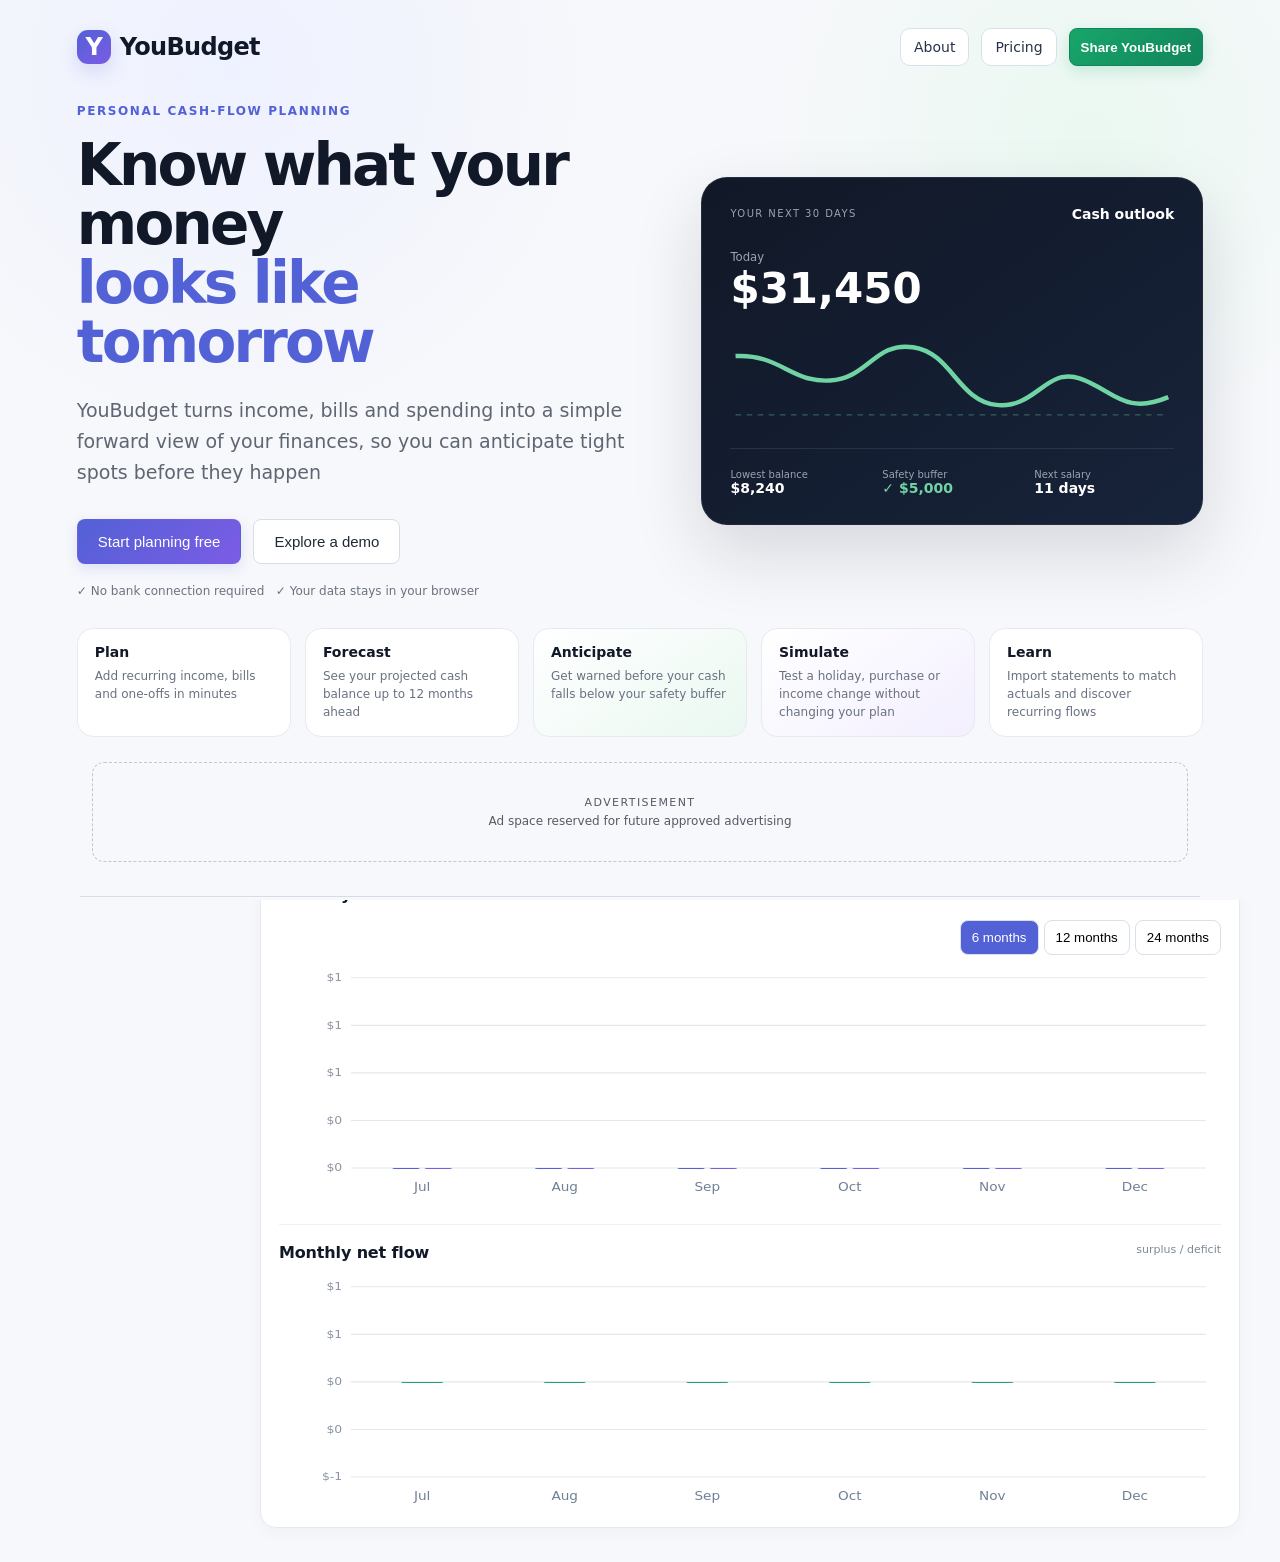
<file: index.html>
<!DOCTYPE html>

<html><head><meta charset="utf-8"/><meta content="width=device-width,initial-scale=1" name="viewport"/><title>YouBudget</title><link href="styles.css" rel="stylesheet"/></head><body><div class="landing" id="landing">
<div class="landing-nav"><div class="yb-logo"><span>Y</span>YouBudget</div><div class="landing-actions"><button aria-hidden="true" hidden="" id="tryDemo"></button><button aria-hidden="true" hidden="" id="enterApp"></button><a class="ghost marketing-link" href="about.html">About</a><a class="ghost marketing-link" href="pricing.html">Pricing</a><button class="share-cta" id="shareYouBudget">Share YouBudget</button></div></div>
<div class="landing-hero"><div class="hero-copy"><div class="eyebrow">PERSONAL CASH-FLOW PLANNING</div><h1>Know what your money<br/><em>looks like tomorrow</em></h1><p>YouBudget turns income, bills and spending into a simple forward view of your finances, so you can anticipate tight spots before they happen</p><div class="hero-cta"><button class="primary big" id="enterApp2">Start planning free</button><button class="ghost big" id="tryDemo2">Explore a demo</button></div><div class="trust">✓ No bank connection required   ✓ Your data stays in your browser</div></div>
<div class="forecast-card"><div class="fc-head"><span>YOUR NEXT 30 DAYS</span><b>Cash outlook</b></div><div class="fc-balance"><small>Today</small><strong>$31,450</strong></div><div class="mini-line"><svg viewbox="0 0 400 120"><path d="M5 38 C45 36,55 62,90 60 S130 25,165 30 S205 78,240 82 S285 48,315 58 S355 92,395 75" fill="none" stroke="currentColor" stroke-width="4"></path><line opacity=".35" stroke="currentColor" stroke-dasharray="5 5" x1="5" x2="395" y1="91" y2="91"></line></svg></div><div class="fc-stats"><div><small>Lowest balance</small><b>$8,240</b></div><div><small>Safety buffer</small><b class="ok">✓ $5,000</b></div><div><small>Next salary</small><b>11 days</b></div></div></div></div>
<div class="feature-strip"><div><b>Plan</b><p>Add recurring income, bills and one-offs in minutes</p></div><div><b>Forecast</b><p>See your projected cash balance up to 12 months ahead</p></div><div><b>Anticipate</b><p>Get warned before your cash falls below your safety buffer</p></div><div><b>Simulate</b><p>Test a holiday, purchase or income change without changing your plan</p></div><div><b>Learn</b><p>Import statements to match actuals and discover recurring flows</p></div></div>
<section aria-label="Advertising" class="public-ad-area"><div class="public-ad-placeholder" data-ad-slot="public-1"><span>Advertisement</span><p>Ad space reserved for future approved advertising</p></div></section><footer class="public-footer"><div><strong>YouBudget</strong><p>Plan ahead. Your financial data stays in your browser.</p></div><nav aria-label="Information and policies"><a href="about.html">About</a><a href="pricing.html">Pricing</a><a href="help.html">Help</a><a href="guides.html">Guides</a><a href="privacy.html">Privacy</a><a href="terms.html">Terms</a><a href="contact.html">Contact</a></nav><p class="footer-note">YouBudget provides planning estimates, not personalized financial advice.</p></footer></div>
<aside><button aria-label="Return to YouBudget home" class="brand brand-home yb-logo app-logo" id="homeLogo" type="button"><span>Y</span><strong>YouBudget</strong></button><div class="tag">Simple • Private • Customisable</div><nav><button class="active" data-page="dashboard">Dashboard</button><button data-page="forecast">Forecast &amp; scenarios</button><button data-page="insights">Spending insights</button><button data-page="plan">Cash-flow plan</button><button class="advancedOnly" data-page="import">Import</button><button class="advancedOnly" data-page="transactions">Transactions</button><button data-page="calendar">Calendar</button><button class="advancedOnly" data-page="rules">Categories &amp; rules</button><button data-page="settings">Settings</button></nav><div class="privacy">Data stays in this browser.<br/>No account or server required.</div></aside>
<main><header><div><h1 id="title">Dashboard</h1><p id="subtitle">Your cash flow at a glance</p></div><div class="mode"><select id="mode"><option value="basic">Basic — cash planner</option><option value="detailed">Advanced — statements + budget</option></select></div></header>
<section class="page active" id="dashboard"><div class="dashboard-top"><div class="panel balance-panel"><label>Current Account Balance<input id="startCash" step="0.01" type="number"/></label><div class="muted" id="balanceSource"></div><label>Minimum cash buffer<input id="minBuffer" step="0.01" type="number"/></label><div id="cashWarning"></div></div><div class="panel"><div class="panelhead"><h2>Upcoming flows</h2><span>next 7 days</span></div><div id="upcoming7"></div><p class="projection-caveat">Historical transactions provide evidence for future estimates, but they do not guarantee that the same payments will recur.</p></div></div><div class="forecast-ribbon" id="forecastRibbon"></div><div class="budget-compare"><div class="panel summary-panel"><div class="panelhead"><h2>Monthly overview</h2><span id="modeNote"></span></div><div class="summary-grid"><div><small>Regular inflows</small><b id="kIn">$0</b></div><div><small>Regular outflows</small><b id="kOut">$0</b></div><div><small>Regular surplus / deficit</small><b id="kNet">$0</b></div><div><small>One-off outflows</small><b id="monthOne">$0</b></div><div class="total"><small>Total surplus / deficit</small><b id="monthTotal">$0</b></div></div></div><div class="panel summary-panel"><div class="panelhead"><h2>Yearly budget</h2><span id="yb411AnnualPeriod">annual view</span></div><div class="summary-grid"><div><small>Regular inflows</small><b id="annualIn">$0</b></div><div><small>Regular outflows</small><b id="annualOut">$0</b></div><div><small>Regular surplus / deficit</small><b id="annualNet">$0</b></div><div><small>One-off outflows</small><b id="annualOne">$0</b></div><div class="total"><small>Total surplus / deficit after one-offs</small><b id="annualTotal">$0</b></div></div><div id="yb411AnnualWarning"></div></div></div><div class="kpis compact-kpis"><div class="card"><small>Upcoming 30 days</small><b id="kUpcoming">$0</b><em>planned net flow</em></div></div><div class="grid"><div class="panel wide"><div class="panelhead"><h2>Monthly cash flow</h2><span>inflows / outflows</span></div><div class="range-tabs" id="dashboardRange"><button data-chartmonths="6">6 months</button><button data-chartmonths="12">12 months</button><button data-chartmonths="24">24 months</button></div><div class="chart chart-svg" id="chart"></div><div class="yb412-legend" id="yb412Legend"></div><div class="panelhead chart-subhead"><h2>Monthly net flow</h2><span>surplus / deficit</span></div><div class="chart chart-svg" id="netChart"></div></div><div class="panel"><div class="panelhead"><h2>Spending by category</h2><span id="catsPeriod"></span></div><div id="cats"></div></div><div class="panel wide"><h2>Recent transactions</h2><div id="recent"></div></div></div></section>
<section class="page" id="forecast"><div class="toolbar"><div><h2>Forecast &amp; scenarios</h2><p class="muted">See your projected cash position and test decisions without changing your real plan.</p></div><div class="horizon"><button class="active" data-horizon="90">3 months</button><button data-horizon="180">6 months</button><button data-horizon="365">12 months</button></div></div>
<div class="forecast-grid"><div class="panel wide"><div class="panelhead"><h2>Projected balance</h2><span id="forecastStatus"></span></div><div class="forecast-chart" id="forecastChart"></div><div class="forecast-ticks" id="forecastTicks"></div><div id="yb412ForecastCategories" class="muted"></div><p class="projection-caveat forecast-caveat">Historical transactions provide evidence for future estimates, but they do not guarantee that the same payments will recur.</p></div>
<div class="panel"><div class="panelhead"><h2>What if?</h2><span>scenario lab</span></div><form class="stack" id="scenarioForm"><input id="scenarioName" placeholder="e.g. December holiday" required=""/><div class="two"><input id="scenarioAmount" min="0" placeholder="Amount" required="" step=".01" type="number"/><select id="scenarioType"><option value="out">Expense</option><option value="in">Income</option></select></div><input id="scenarioDate" required="" type="date"/><button class="primary">Add scenario</button></form><div id="scenarioList"></div></div>
<div class="panel wide" id="presetScenarioPanel"><div class="panelhead"><h2>Suggested saving scenarios</h2><span>from Spending insights · optional</span></div><p class="muted">Test potential reductions in recurring spending. Activate a suggestion to include estimated monthly savings in the projected balance; your actual plan and transactions remain unchanged.</p><div id="presetScenarioSummary"></div><div id="presetScenarioList"></div><div class="estimate-disclaimer" role="note"><strong>Important — forecast scenario estimates and limitations</strong><p>Savings opportunities, recurring-payment suggestions and deficit-reduction figures are illustrative estimates based on available historical transactions and assumptions, not guaranteed savings or personalized financial advice. Incomplete, duplicated, missing or incorrectly categorized transactions can materially distort results; past spending may not predict future behavior. Recurring charges may be essential, contractually committed or impossible to reduce. Suggested percentage reductions are hypothetical, and several suggestions may overlap with one another or with changes already included in your cash-flow plan or other scenarios, causing double counting, overstated savings and understated deficits. Forecasts may not capture unexpected costs, changing income, taxes, fees, inflation or other future events. Review the assumptions, affordability and actual obligations independently before acting; use these outputs for planning and comparison only.</p></div></div><div class="panel wide advancedOnly" id="multiplierPanel"><div class="panelhead"><h2>Advanced scenario multipliers</h2><span>Preview only · based on imported transactions</span></div><p class="muted">Apply multipliers to estimated monthly transaction flows. Merchant-specific multipliers override category multipliers.</p><div class="toolbar"><select id="multiplierScope"><option value="category">Category</option><option value="merchant">Merchant</option></select><select id="multiplierTarget"></select><input aria-label="Multiplier" id="multiplierValue" max="10" min="0" step=".05" type="number" value="1.10"/><button class="primary" id="addMultiplier">Add multiplier</button></div><div id="multiplierRules"></div><div id="multiplierImpact"></div></div><div class="panel wide"><div class="panelhead"><h2>Plan vs actual</h2><span>likely matches from imported statements</span></div><div id="planActual"></div></div>
</div></section><section class="page" id="insights"><div class="toolbar"><div><h2>Spending insights</h2><p class="muted">Understand trends, unusual expenses and opportunities to save.</p></div><select id="insightsWindow"><option value="3">3 months</option><option selected="" value="6">6 months</option><option value="12">12 months</option></select></div><div class="forecast-ribbon" id="insightSummary"></div><div class="forecast-grid"><div class="panel wide"><h2>Category trends and departures</h2><div id="yb411HistoryWarning"></div><div id="insightTrends"></div></div><div class="panel"><h2>Saving opportunities</h2><div id="savingIdeas"></div></div><div class="panel wide"><div class="panelhead"><h2>Close the deficit</h2><span>based on Dashboard total surplus / deficit</span></div><div id="deficitSuggestions"></div><div class="estimate-disclaimer" role="note"><strong>Important — deficit-reduction estimates and limitations</strong><p>Savings opportunities, recurring-payment suggestions and deficit-reduction figures are illustrative estimates based on available historical transactions and assumptions, not guaranteed savings or personalized financial advice. Incomplete, duplicated, missing or incorrectly categorized transactions can materially distort results; past spending may not predict future behavior. Recurring charges may be essential, contractually committed or impossible to reduce. Suggested percentage reductions are hypothetical, and several suggestions may overlap with one another or with changes already included in your cash-flow plan or other scenarios, causing double counting, overstated savings and understated deficits. Forecasts may not capture unexpected costs, changing income, taxes, fees, inflation or other future events. Review the assumptions, affordability and actual obligations independently before acting; use these outputs for planning and comparison only.</p></div></div><div class="panel wide"><h2>Top merchants</h2><div id="merchantInsights"></div></div><div class="panel"><div class="panelhead"><h2>Recurring suggestions</h2><span>learn from actuals</span></div><div id="recurringSuggestions"></div></div></div></section><section class="page" id="plan"><div class="toolbar"><div><h2>Cash-flow plan</h2><p class="muted">Add expected inflows and outflows at weekly, monthly, quarterly, semi-annual, annual or one-off frequencies.</p></div><button class="primary" id="addMonthly">+ Planned flow</button></div><div class="panel tablewrap"><table><thead><tr><th>Anchor / day</th><th>Description</th><th>Frequency</th><th>Type</th><th class="num">Amount per occurrence</th><th></th></tr></thead><tbody id="monthlyBody"></tbody></table></div></section>
<section class="page" id="import"><div class="hero"><h2>Import statements</h2><p>Drop CSV or XLSX files. YouBudget detects headers and account type, then normalizes different bank formats into one transaction model.</p><label class="drop">Drop files here or <strong>choose files</strong><input accept=".csv,.txt,.tsv,.xlsx,.xls" id="files" multiple="" type="file"/></label><div id="importStatus"></div></div><div class="panel"><h2>Import pipeline</h2><div class="steps"><span>1 Detect table</span><span>2 Map fields</span><span>3 Preview</span><span>4 Normalize</span><span>5 De-duplicate</span></div><div id="imports"></div></div></section>
<section class="page" id="transactions"><div class="toolbar"><input id="search" placeholder="Search transactions"/><select id="acctFilter"><option value="">All accounts</option></select><button id="reconcile">Reconcile account transfers</button><button id="reviewUncat" type="button">Review uncategorised</button><button id="showAllTx" style="display:none" type="button">Show all</button></div><div class="panel tablewrap"><table><thead><tr><th>Date</th><th>Description</th><th>Account</th><th>Type</th><th>Category</th><th>Behaviour</th><th>Status</th><th class="num">Amount</th></tr></thead><tbody id="txbody"></tbody></table></div></section>
<section class="page" id="calendar"><div class="toolbar"><button id="prevMonth">←</button><h2 id="calTitle"></h2><button id="nextMonth">→</button><button class="primary" id="addFlow">+ Planned flow</button></div><div class="calendar" id="calendarGrid"></div></section>
<section class="page" id="rules"><div class="grid"><div class="panel"><h2>Categorisation engine</h2><p><b>Regular / BAU</b> items are projected in the yearly budget; <b>One-off</b> items are shown separately and not extrapolated.</p><p>Rules run locally. More specific rules are applied first; manual overrides always win.</p><div class="toolbar"><button class="primary" id="applyRules" type="button">Apply rules</button><span class="muted" id="ruleSummary">Re-run normalization and categorisation across imported transactions.</span></div><form id="ruleForm"><input id="ruleText" placeholder="Description contains…" required=""/><select id="ruleCat"></select><select id="ruleBehaviour"><option value="regular">Regular / BAU</option><option value="oneoff">One-off</option></select><button class="primary">Add rule</button></form><div id="rulesList"></div></div><div class="panel"><h2>Merchant normalization</h2><p>Clean noisy statement descriptions before categorisation while preserving the original text.</p><form id="merchantForm"><input id="merchantText" placeholder="Description contains…" required=""/><input id="merchantName" placeholder="Normalize merchant to…" required=""/><button class="primary">Add merchant rule</button></form><div id="merchantList"></div><hr/><h2>Categories</h2><form id="catForm"><input id="catName" placeholder="New category" required=""/><button>Add</button></form><div id="catList"></div></div></div></section>
<section class="page" id="settings"><div class="panel settings-panel"><div class="locale-settings"><h2>Language &amp; region</h2><p class="muted">Language and currency are independent. Currency changes do not convert amounts.</p><label>Language <select id="languageSelect"></select></label><label><input id="autoLocale" type="checkbox"/> Use browser locale</label><button id="reopenLocale" type="button">Change first-use preferences</button></div><h2>Preferences</h2><label class="setting-row"><span><b>Currency</b><small>Used throughout YouBudget for balances, flows, forecasts and transactions.</small></span><select id="currencySelect"><option value="USD">$ — USD</option><option value="EUR">€ — EUR</option><option value="GBP">£ — GBP</option><option value="JPY">¥ — JPY</option><option value="SGD">S$ — SGD</option><option value="AUD">A$ — AUD</option><option value="CAD">C$ — CAD</option><option value="CHF">CHF — Swiss franc</option><option value="CNY">CN¥ — Chinese yuan</option><option value="HKD">HK$ — HKD</option><option value="INR">₹ — Indian rupee</option><option value="KRW">₩ — Korean won</option><option value="NZD">NZ$ — NZD</option><option value="SEK">kr — Swedish krona</option><option value="NOK">kr — Norwegian krone</option><option value="DKK">kr — Danish krone</option><option value="PLN">zł — Polish złoty</option><option value="CZK">Kč — Czech koruna</option><option value="HUF">Ft — Hungarian forint</option><option value="RON">lei — Romanian leu</option><option value="AED">د.إ — UAE dirham</option><option value="SAR">﷼ — Saudi riyal</option><option value="THB">฿ — Thai baht</option><option value="MYR">RM — Malaysian ringgit</option><option value="IDR">Rp — Indonesian rupiah</option><option value="PHP">₱ — Philippine peso</option><option value="VND">₫ — Vietnamese dong</option><option value="ZAR">R — South African rand</option><option value="BRL">R$ — Brazilian real</option><option value="MXN">MX$ — Mexican peso</option></select></label><hr/><h2>Local data</h2><p>Imports, mappings, rules and planned flows are stored in your browser's localStorage.</p><button id="exportData">Export backup</button> <button class="danger" id="reset">Clear local data</button><h3>Statement compatibility</h3><p>The importer recognizes common date, description, debit, credit and amount columns. Unknown formats open a mapping step instead of failing silently.</p></div></section>
</main><dialog id="monthlyDialog"><form id="monthlyForm"><h2 id="monthlyDialogTitle">Add planned flow</h2><input id="monthlyEditId" type="hidden"><input id="monthlyName" placeholder="Description" required=""/><label>First / anchor date<input id="monthlyDate" required="" type="date"/></label><label>Frequency<select id="monthlyFrequency"><option value="weekly">Weekly</option><option selected="" value="monthly">Monthly</option><option value="quarterly">Quarterly</option><option value="semiannual">Semi-annually</option><option value="annual">Annually</option><option value="once">One-off</option></select></label><input id="monthlyDay" type="hidden"/><label id="yb412CategoryLabel">Category (Advanced)<select id="yb412PlanCategory"></select></label><label id="yb412ModeLabel">Interaction with imported transactions<select id="yb412PlanMode"><option value="add">Add to imported transactions</option><option value="override">Override category projection for matching periods</option></select></label><select id="monthlyType"><option value="out">Outflow</option><option value="in">Inflow</option></select><input id="monthlyAmount" min="0" placeholder="Amount" required="" step="0.01" type="number"/><div><button id="monthlyCancel" type="button">Cancel</button><button class="primary">Save</button></div></input></form></dialog><dialog id="mapDialog"><form id="mapForm"><h2>Confirm statement mapping</h2><p id="mapIntro"></p><label>Statement name<input id="mapStatementName" placeholder="e.g. DBS Current Account – Sep 2026" required=""/></label><label>Account name<input id="mapAccount" required=""/></label><label>Account type<select id="mapKind"><option value="bank">Current / bank account</option><option value="card">Credit card</option></select></label><label>Date column<select id="mapDate"></select></label><label>Description column<select id="mapDesc"></select></label><label>Amount column<select id="mapAmount"></select></label><label>Debit column<select id="mapDebit"></select></label><label>Credit column<select id="mapCredit"></select></label><label>Header row (0 = none)<input id="mapHeader" min="0" step="1" type="number"/></label><label>Date format<select id="mapDateFmt"><option value="auto">Auto-detect</option><option value="dmy">DD/MM/YYYY</option><option value="mdy">MM/DD/YYYY</option></select></label><label>Decimal separator<select id="mapDec"><option value="auto">Auto-detect</option><option value="comma">Comma (1.234,56)</option><option value="dot">Dot (1,234.56)</option></select></label><label><input id="mapInvert" type="checkbox"/> Invert sign (expenses shown as positive numbers)</label><div id="mapPreview" style="max-height:220px;overflow:auto"></div><div><button id="mapCancel" type="button">Cancel</button><button class="primary">Import</button></div></form></dialog><dialog id="flowDialog"><form id="flowForm" method="dialog"><h2>Add planned flow</h2><input id="flowName" placeholder="Name (e.g. Salary, Rent)" required=""/><input id="flowDate" required="" type="date"/><select id="flowType"><option value="out">Outflow</option><option value="in">Inflow</option></select><input id="flowAmount" min="0" placeholder="Amount" required="" step="0.01" type="number"/><select id="flowRepeat"><option value="none">One-off</option><option value="weekly">Weekly</option><option value="monthly">Monthly</option><option value="quarterly">Quarterly</option><option value="semiannual">Semi-annually</option><option value="annual">Annually</option></select><div><button value="cancel">Cancel</button><button class="primary" value="default">Save</button></div></form></dialog>
<script src="https://cdn.sheetjs.com/xlsx-0.20.3/package/dist/xlsx.full.min.js"></script><script src="categorizer-data.js"></script><script src="categorizer.js"></script><script src="app.js"></script><script src="i18n.js"></script><div aria-labelledby="localeWelcomeTitle" aria-modal="true" class="locale-welcome hidden" id="localeWelcome" role="dialog"><div class="locale-modal"><div class="yb-logo"><span>Y</span>YouBudget</div><h2 id="localeWelcomeTitle">Welcome to YouBudget</h2><p>Choose your preferred language and currency. You can change both later in Settings.</p><label>Language <select id="welcomeLanguage"></select></label><label>Currency <select id="welcomeCurrency"></select></label><label class="locale-check"><input checked="" id="welcomeAuto" type="checkbox"/> Use my browser's language and region</label><button class="primary" id="welcomeContinue">Continue</button><small>Currency selection changes the display, not the value of your money.</small></div></div></body></html>
</file>
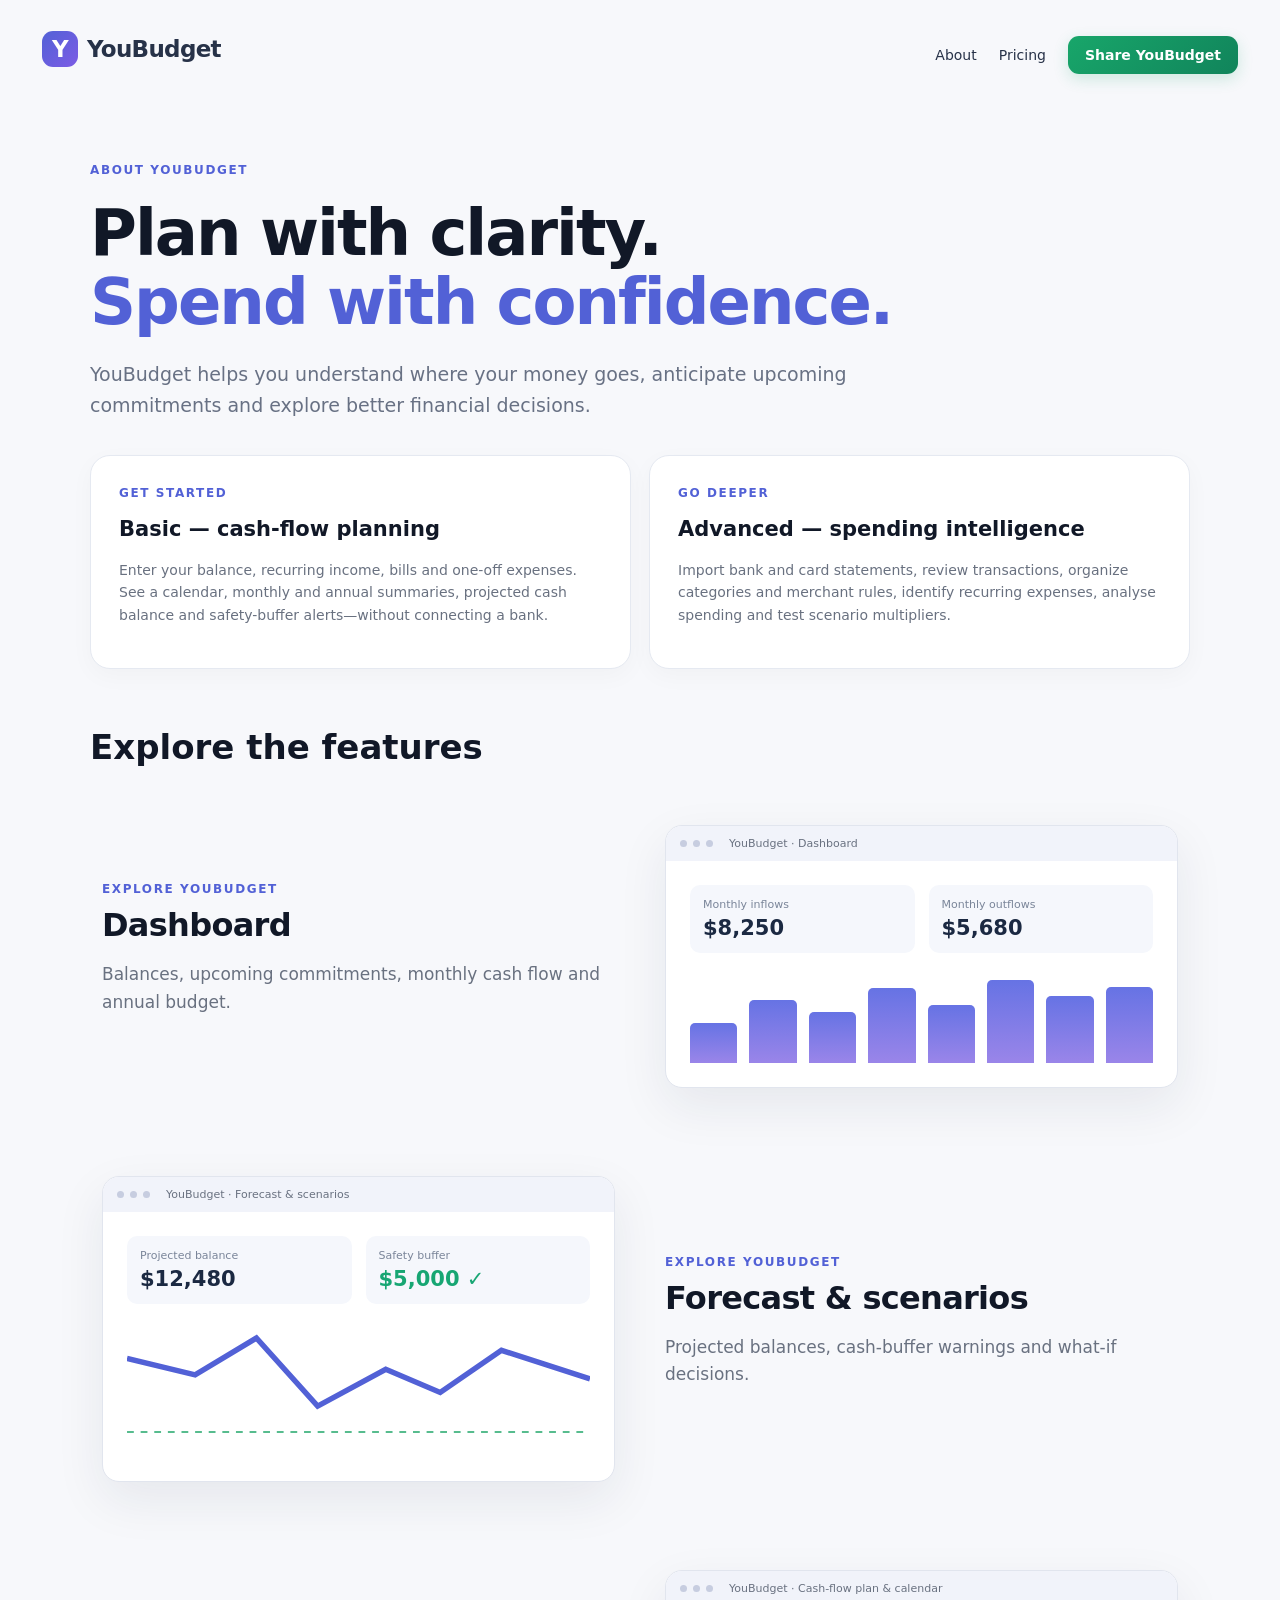
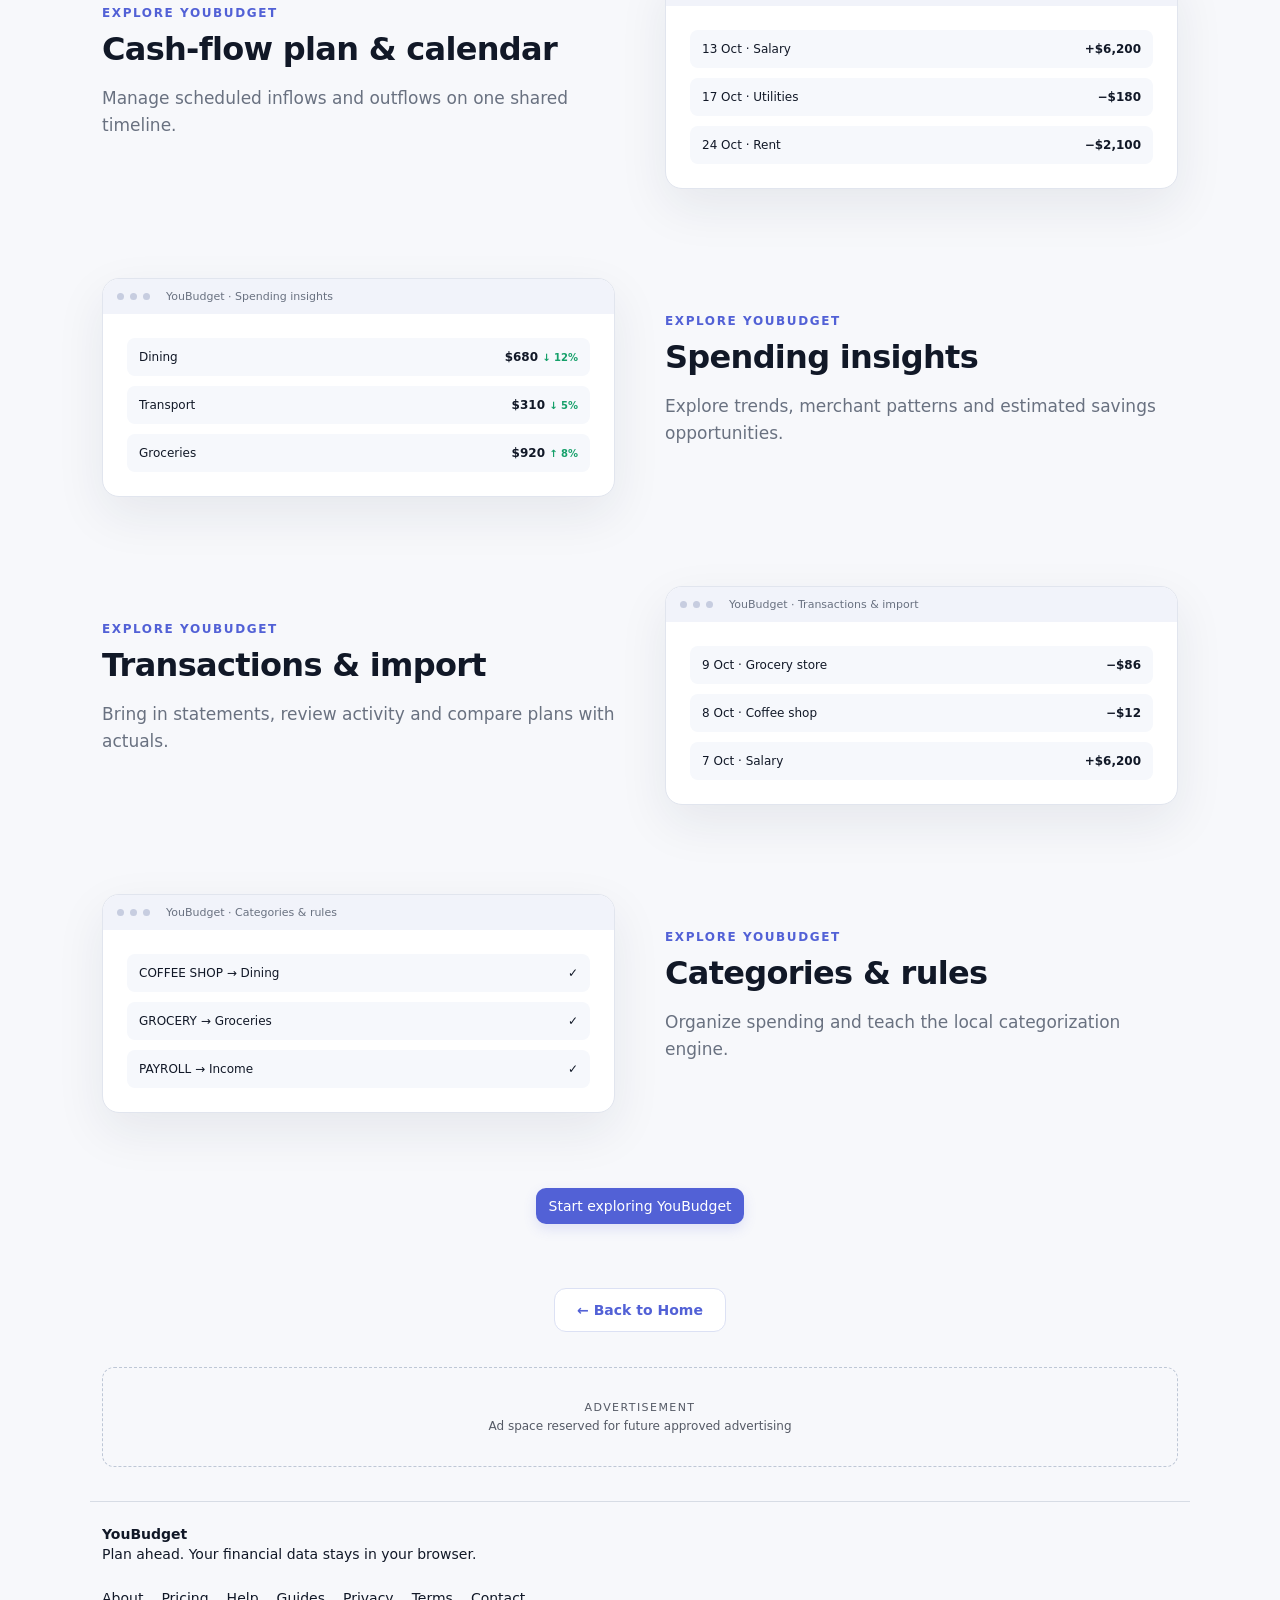
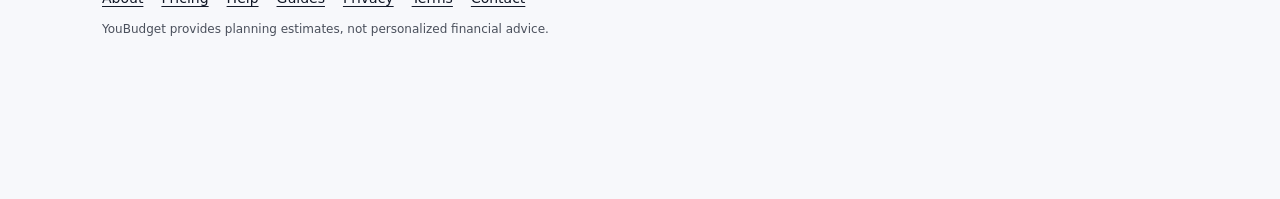
<file: about.html>
<!DOCTYPE html>
<html lang="en"><head><meta charset="utf-8"/><meta content="width=device-width,initial-scale=1" name="viewport"/><title>About | YouBudget</title><link href="styles.css" rel="stylesheet"/></head><body class="marketing-body"><div class="marketing-shell"><header class="marketing-nav"><a class="yb-logo" href="index.html"><span>Y</span>YouBudget</a><nav><a href="about.html">About</a><a href="pricing.html">Pricing</a><button class="share-cta share-marketing" id="shareYouBudget" type="button">Share YouBudget</button></nav></header><main class="marketing-page standalone"><div class="eyebrow">ABOUT YOUBUDGET</div><h1>Plan with clarity.<br/><em>Spend with confidence.</em></h1><p class="marketing-lead">YouBudget helps you understand where your money goes, anticipate upcoming commitments and explore better financial decisions.</p><div class="marketing-cards"><article><span class="eyebrow">GET STARTED</span><h2>Basic — cash-flow planning</h2><p>Enter your balance, recurring income, bills and one-off expenses. See a calendar, monthly and annual summaries, projected cash balance and safety-buffer alerts—without connecting a bank.</p></article><article><span class="eyebrow">GO DEEPER</span><h2>Advanced — spending intelligence</h2><p>Import bank and card statements, review transactions, organize categories and merchant rules, identify recurring expenses, analyse spending and test scenario multipliers.</p></article></div><h2 class="section-title">Explore the features</h2><div class="feature-stories"><article class="feature-story"><div class="story-copy"><span class="eyebrow">EXPLORE YOUBUDGET</span><h2>Dashboard</h2><p>Balances, upcoming commitments, monthly cash flow and annual budget.</p></div><div class="screen-preview"><div class="screen-bar"><i></i><i></i><i></i><span>YouBudget · Dashboard</span></div><div class="screen-inner"><div class="mock-kpis"><span>Monthly inflows<br/><b>$8,250</b></span><span>Monthly outflows<br/><b>$5,680</b></span></div><div class="mock-bars"><i style="height:45%"></i><i style="height:70%"></i><i style="height:57%"></i><i style="height:83%"></i><i style="height:64%"></i><i style="height:92%"></i><i style="height:74%"></i><i style="height:85%"></i></div></div></div></article><article class="feature-story"><div class="story-copy"><span class="eyebrow">EXPLORE YOUBUDGET</span><h2>Forecast &amp; scenarios</h2><p>Projected balances, cash-buffer warnings and what-if decisions.</p></div><div class="screen-preview"><div class="screen-bar"><i></i><i></i><i></i><span>YouBudget · Forecast &amp; scenarios</span></div><div class="screen-inner"><div class="mock-kpis"><span>Projected balance<br/><b>$12,480</b></span><span>Safety buffer<br/><b style="color:#17a673">$5,000 ✓</b></span></div><svg viewbox="0 0 340 110" width="100%"><path d="M0 40 L50 52 L95 25 L140 75 L190 48 L230 65 L275 34 L340 55" fill="none" stroke="#5261d6" stroke-width="4"></path><path d="M0 94 H340" stroke="#20a66a" stroke-dasharray="5 5"></path></svg></div></div></article><article class="feature-story"><div class="story-copy"><span class="eyebrow">EXPLORE YOUBUDGET</span><h2>Cash-flow plan &amp; calendar</h2><p>Manage scheduled inflows and outflows on one shared timeline.</p></div><div class="screen-preview"><div class="screen-bar"><i></i><i></i><i></i><span>YouBudget · Cash-flow plan &amp; calendar</span></div><div class="screen-inner"><div class="mock-rows"><span>13 Oct · Salary <b>+$6,200</b></span><span>17 Oct · Utilities <b>−$180</b></span><span>24 Oct · Rent <b>−$2,100</b></span></div></div></div></article><article class="feature-story"><div class="story-copy"><span class="eyebrow">EXPLORE YOUBUDGET</span><h2>Spending insights</h2><p>Explore trends, merchant patterns and estimated savings opportunities.</p></div><div class="screen-preview"><div class="screen-bar"><i></i><i></i><i></i><span>YouBudget · Spending insights</span></div><div class="screen-inner"><div class="mock-rows"><span>Dining <b>$680 <small>↓ 12%</small></b></span><span>Transport <b>$310 <small>↓ 5%</small></b></span><span>Groceries <b>$920 <small>↑ 8%</small></b></span></div></div></div></article><article class="feature-story"><div class="story-copy"><span class="eyebrow">EXPLORE YOUBUDGET</span><h2>Transactions &amp; import</h2><p>Bring in statements, review activity and compare plans with actuals.</p></div><div class="screen-preview"><div class="screen-bar"><i></i><i></i><i></i><span>YouBudget · Transactions &amp; import</span></div><div class="screen-inner"><div class="mock-rows"><span>9 Oct · Grocery store <b>−$86</b></span><span>8 Oct · Coffee shop <b>−$12</b></span><span>7 Oct · Salary <b>+$6,200</b></span></div></div></div></article><article class="feature-story"><div class="story-copy"><span class="eyebrow">EXPLORE YOUBUDGET</span><h2>Categories &amp; rules</h2><p>Organize spending and teach the local categorization engine.</p></div><div class="screen-preview"><div class="screen-bar"><i></i><i></i><i></i><span>YouBudget · Categories &amp; rules</span></div><div class="screen-inner"><div class="mock-rows"><span>COFFEE SHOP → Dining <b>✓</b></span><span>GROCERY → Groceries <b>✓</b></span><span>PAYROLL → Income <b>✓</b></span></div></div></div></article></div><div class="marketing-bottom"><a class="primary marketing-link" href="index.html">Start exploring YouBudget</a></div><div class="marketing-bottom"><a class="marketing-link-home bottom-home" href="index.html">← Back to Home</a></div><section aria-label="Advertising" class="public-ad-area"><div class="public-ad-placeholder" data-ad-slot="public-1"><span>Advertisement</span><p>Ad space reserved for future approved advertising</p></div></section><footer class="public-footer"><div><strong>YouBudget</strong><p>Plan ahead. Your financial data stays in your browser.</p></div><nav aria-label="Information and policies"><a href="about.html">About</a><a href="pricing.html">Pricing</a><a href="help.html">Help</a><a href="guides.html">Guides</a><a href="privacy.html">Privacy</a><a href="terms.html">Terms</a><a href="contact.html">Contact</a></nav><p class="footer-note">YouBudget provides planning estimates, not personalized financial advice.</p></footer></main></div><script src="marketing.js"></script><script src="i18n.js"></script></body></html>
</file>
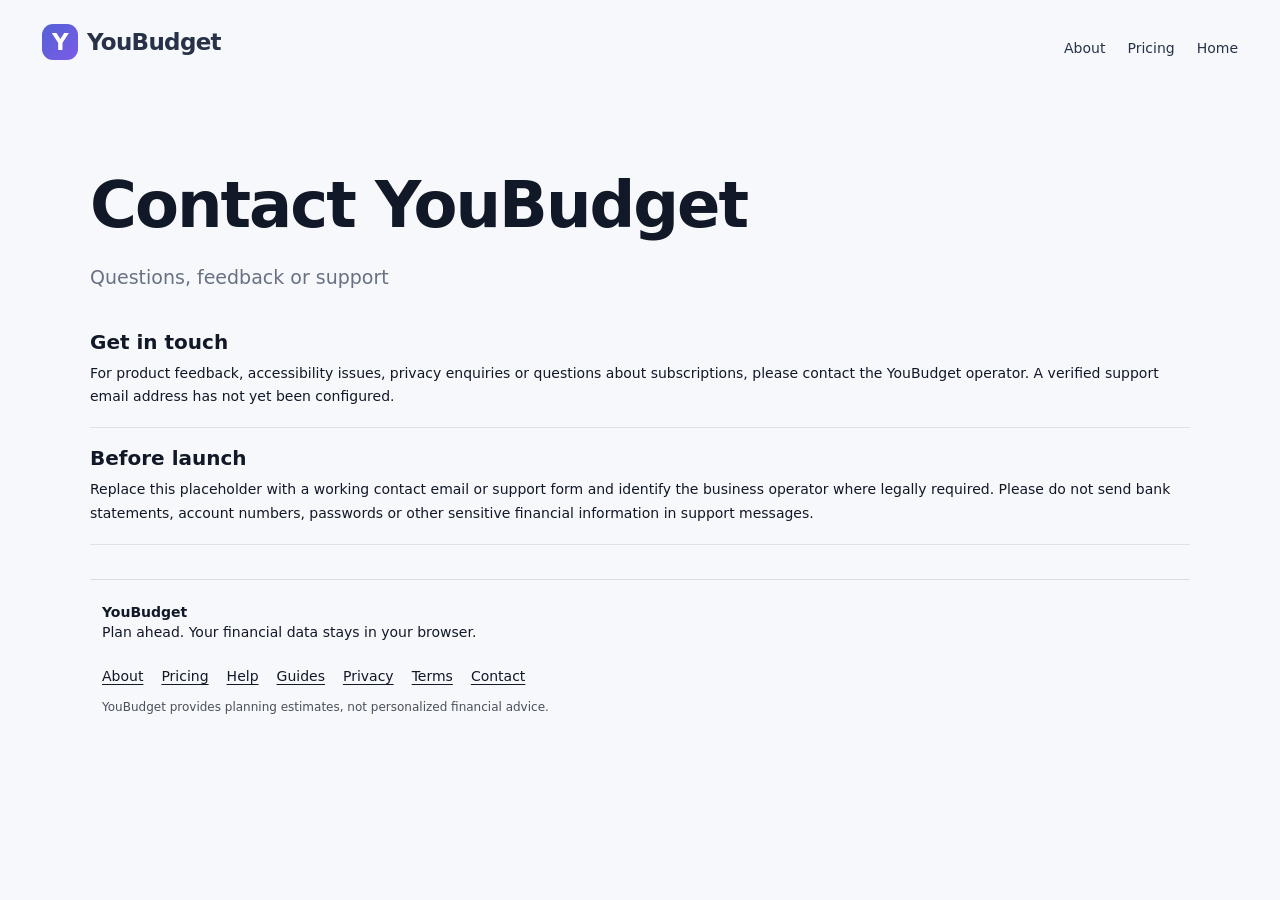
<file: contact.html>
<!DOCTYPE html>
<html lang="en"><head><meta charset="utf-8"/><meta content="width=device-width,initial-scale=1" name="viewport"/><title>Contact YouBudget | YouBudget</title><meta content="YouBudget public information and support" name="description"/><link href="styles.css" rel="stylesheet"/></head><body class="marketing-body"><div class="marketing-shell"><header class="marketing-nav"><a class="yb-logo" href="index.html"><span>Y</span>YouBudget</a><nav><a href="about.html">About</a><a href="pricing.html">Pricing</a><a href="index.html">Home</a></nav></header><main class="marketing-page standalone info-page"><h1>Contact YouBudget</h1><p class="marketing-lead">Questions, feedback or support</p><section class="info-section"><h2>Get in touch</h2><p>For product feedback, accessibility issues, privacy enquiries or questions about subscriptions, please contact the YouBudget operator. A verified support email address has not yet been configured.</p></section><section class="info-section"><h2>Before launch</h2><p>Replace this placeholder with a working contact email or support form and identify the business operator where legally required. Please do not send bank statements, account numbers, passwords or other sensitive financial information in support messages.</p></section><footer class="public-footer"><div><strong>YouBudget</strong><p>Plan ahead. Your financial data stays in your browser.</p></div><nav aria-label="Information and policies"><a href="about.html">About</a><a href="pricing.html">Pricing</a><a href="help.html">Help</a><a href="guides.html">Guides</a><a href="privacy.html">Privacy</a><a href="terms.html">Terms</a><a href="contact.html">Contact</a></nav><p class="footer-note">YouBudget provides planning estimates, not personalized financial advice.</p></footer></main></div></body></html>
</file>
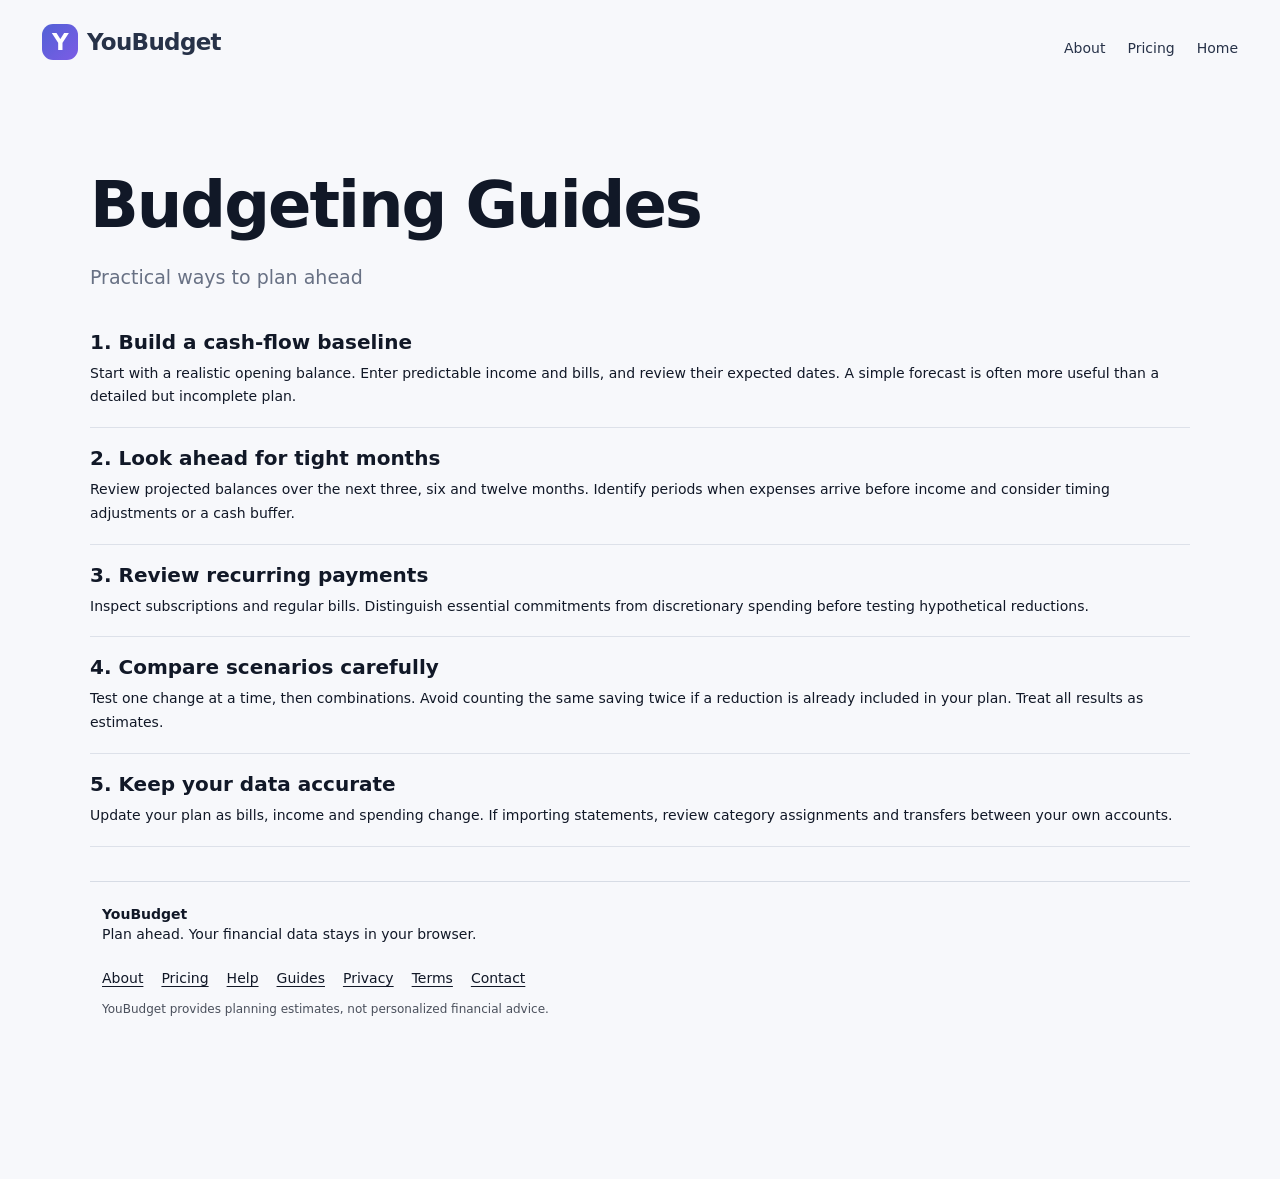
<file: guides.html>
<!DOCTYPE html>
<html lang="en"><head><meta charset="utf-8"/><meta content="width=device-width,initial-scale=1" name="viewport"/><title>Budgeting Guides | YouBudget</title><meta content="YouBudget public information and support" name="description"/><link href="styles.css" rel="stylesheet"/></head><body class="marketing-body"><div class="marketing-shell"><header class="marketing-nav"><a class="yb-logo" href="index.html"><span>Y</span>YouBudget</a><nav><a href="about.html">About</a><a href="pricing.html">Pricing</a><a href="index.html">Home</a></nav></header><main class="marketing-page standalone info-page"><h1>Budgeting Guides</h1><p class="marketing-lead">Practical ways to plan ahead</p><section class="info-section"><h2>1. Build a cash-flow baseline</h2><p>Start with a realistic opening balance. Enter predictable income and bills, and review their expected dates. A simple forecast is often more useful than a detailed but incomplete plan.</p></section><section class="info-section"><h2>2. Look ahead for tight months</h2><p>Review projected balances over the next three, six and twelve months. Identify periods when expenses arrive before income and consider timing adjustments or a cash buffer.</p></section><section class="info-section"><h2>3. Review recurring payments</h2><p>Inspect subscriptions and regular bills. Distinguish essential commitments from discretionary spending before testing hypothetical reductions.</p></section><section class="info-section"><h2>4. Compare scenarios carefully</h2><p>Test one change at a time, then combinations. Avoid counting the same saving twice if a reduction is already included in your plan. Treat all results as estimates.</p></section><section class="info-section"><h2>5. Keep your data accurate</h2><p>Update your plan as bills, income and spending change. If importing statements, review category assignments and transfers between your own accounts.</p></section><footer class="public-footer"><div><strong>YouBudget</strong><p>Plan ahead. Your financial data stays in your browser.</p></div><nav aria-label="Information and policies"><a href="about.html">About</a><a href="pricing.html">Pricing</a><a href="help.html">Help</a><a href="guides.html">Guides</a><a href="privacy.html">Privacy</a><a href="terms.html">Terms</a><a href="contact.html">Contact</a></nav><p class="footer-note">YouBudget provides planning estimates, not personalized financial advice.</p></footer></main></div></body></html>
</file>
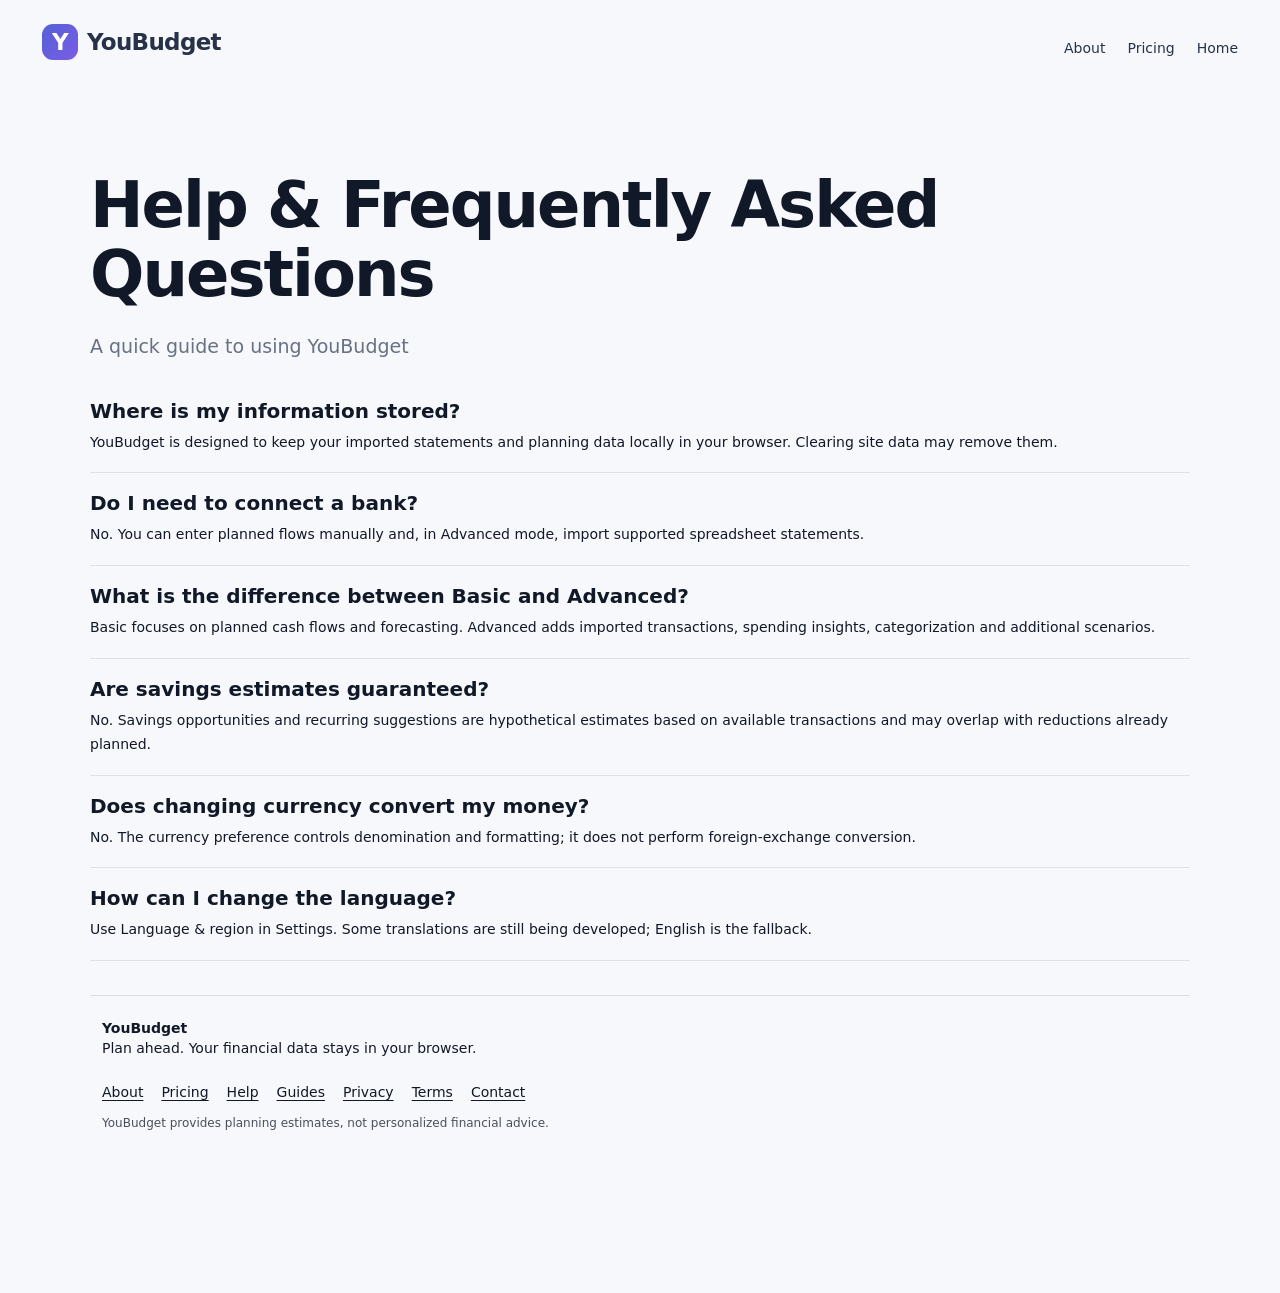
<file: help.html>
<!DOCTYPE html>
<html lang="en"><head><meta charset="utf-8"/><meta content="width=device-width,initial-scale=1" name="viewport"/><title>Help &amp; Frequently Asked Questions | YouBudget</title><meta content="YouBudget public information and support" name="description"/><link href="styles.css" rel="stylesheet"/></head><body class="marketing-body"><div class="marketing-shell"><header class="marketing-nav"><a class="yb-logo" href="index.html"><span>Y</span>YouBudget</a><nav><a href="about.html">About</a><a href="pricing.html">Pricing</a><a href="index.html">Home</a></nav></header><main class="marketing-page standalone info-page"><h1>Help &amp; Frequently Asked Questions</h1><p class="marketing-lead">A quick guide to using YouBudget</p><section class="info-section"><h2>Where is my information stored?</h2><p>YouBudget is designed to keep your imported statements and planning data locally in your browser. Clearing site data may remove them.</p></section><section class="info-section"><h2>Do I need to connect a bank?</h2><p>No. You can enter planned flows manually and, in Advanced mode, import supported spreadsheet statements.</p></section><section class="info-section"><h2>What is the difference between Basic and Advanced?</h2><p>Basic focuses on planned cash flows and forecasting. Advanced adds imported transactions, spending insights, categorization and additional scenarios.</p></section><section class="info-section"><h2>Are savings estimates guaranteed?</h2><p>No. Savings opportunities and recurring suggestions are hypothetical estimates based on available transactions and may overlap with reductions already planned.</p></section><section class="info-section"><h2>Does changing currency convert my money?</h2><p>No. The currency preference controls denomination and formatting; it does not perform foreign-exchange conversion.</p></section><section class="info-section"><h2>How can I change the language?</h2><p>Use Language &amp; region in Settings. Some translations are still being developed; English is the fallback.</p></section><footer class="public-footer"><div><strong>YouBudget</strong><p>Plan ahead. Your financial data stays in your browser.</p></div><nav aria-label="Information and policies"><a href="about.html">About</a><a href="pricing.html">Pricing</a><a href="help.html">Help</a><a href="guides.html">Guides</a><a href="privacy.html">Privacy</a><a href="terms.html">Terms</a><a href="contact.html">Contact</a></nav><p class="footer-note">YouBudget provides planning estimates, not personalized financial advice.</p></footer></main></div></body></html>
</file>
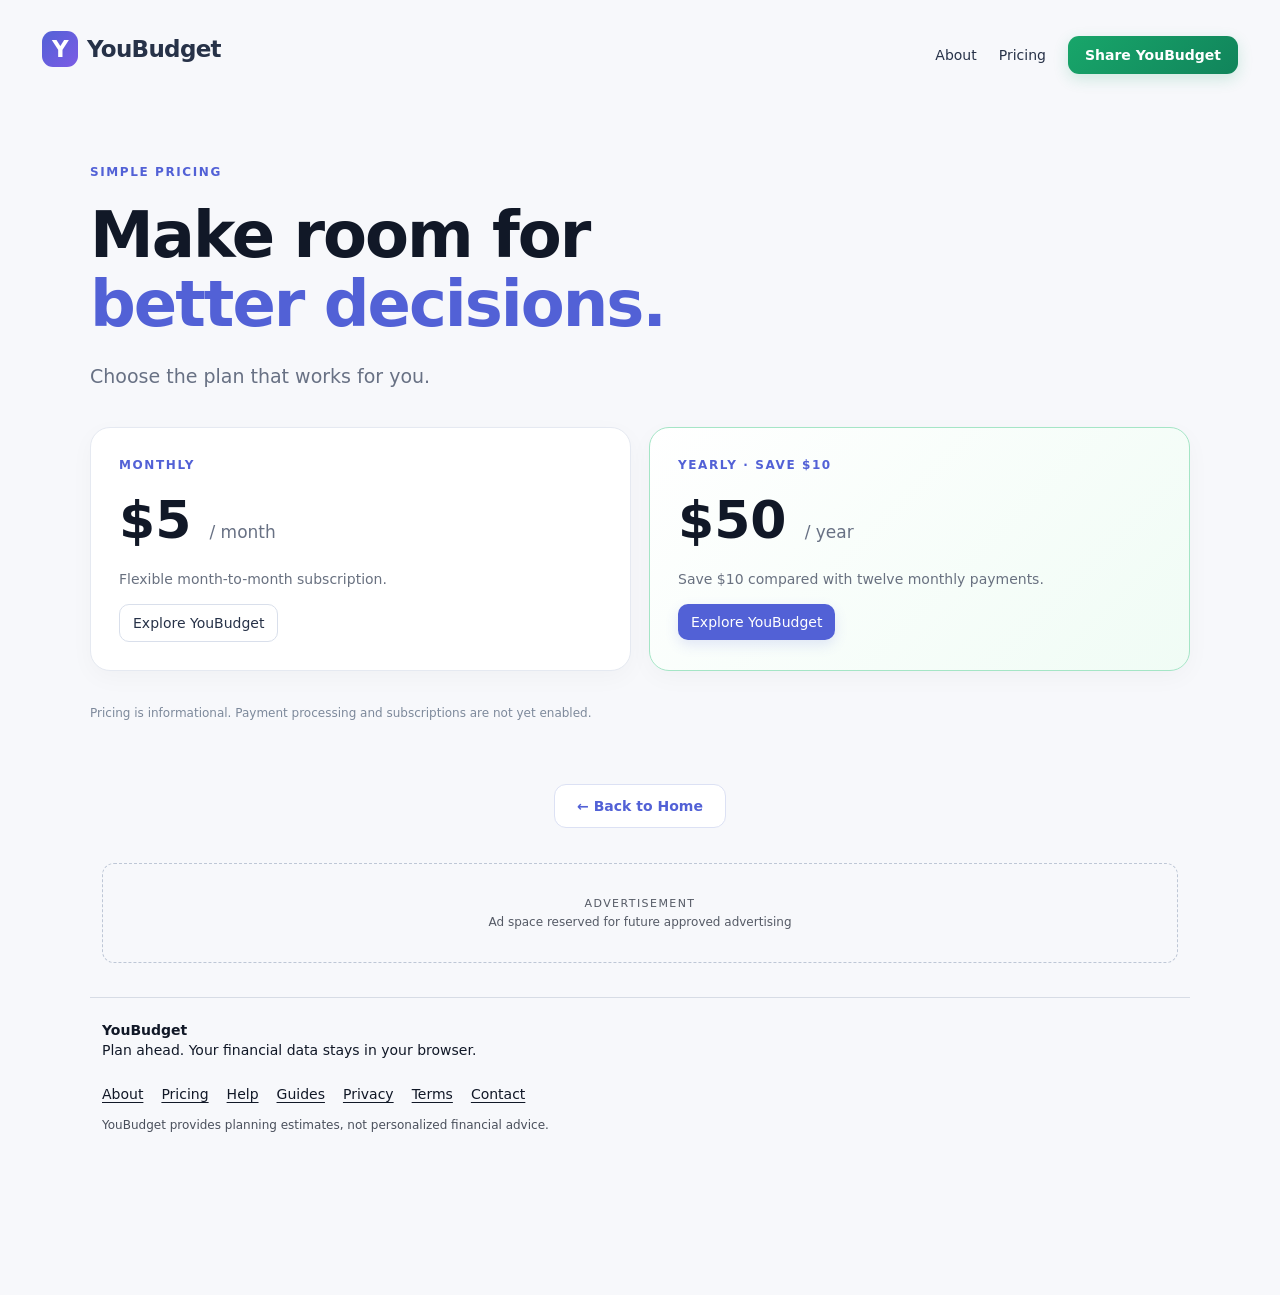
<file: pricing.html>
<!DOCTYPE html>
<html lang="en"><head><meta charset="utf-8"/><meta content="width=device-width,initial-scale=1" name="viewport"/><title>Pricing | YouBudget</title><link href="styles.css" rel="stylesheet"/></head><body class="marketing-body"><div class="marketing-shell"><header class="marketing-nav"><a class="yb-logo" href="index.html"><span>Y</span>YouBudget</a><nav><a href="about.html">About</a><a href="pricing.html">Pricing</a><button class="share-cta share-marketing" id="shareYouBudget" type="button">Share YouBudget</button></nav></header><main class="marketing-page standalone"><span class="eyebrow">SIMPLE PRICING</span><h1>Make room for<br/><em>better decisions.</em></h1><p class="marketing-lead">Choose the plan that works for you.</p><div class="pricing-cards"><article><span class="eyebrow">MONTHLY</span><div class="price">$5 <small>/ month</small></div><p>Flexible month-to-month subscription.</p><a class="ghost marketing-link" href="index.html">Explore YouBudget</a></article><article class="featured-price"><span class="eyebrow">YEARLY · SAVE $10</span><div class="price">$50 <small>/ year</small></div><p>Save $10 compared with twelve monthly payments.</p><a class="primary marketing-link" href="index.html">Explore YouBudget</a></article></div><p class="muted">Pricing is informational. Payment processing and subscriptions are not yet enabled.</p><div class="marketing-bottom"><a class="marketing-link-home bottom-home" href="index.html">← Back to Home</a></div><section aria-label="Advertising" class="public-ad-area"><div class="public-ad-placeholder" data-ad-slot="public-1"><span>Advertisement</span><p>Ad space reserved for future approved advertising</p></div></section><footer class="public-footer"><div><strong>YouBudget</strong><p>Plan ahead. Your financial data stays in your browser.</p></div><nav aria-label="Information and policies"><a href="about.html">About</a><a href="pricing.html">Pricing</a><a href="help.html">Help</a><a href="guides.html">Guides</a><a href="privacy.html">Privacy</a><a href="terms.html">Terms</a><a href="contact.html">Contact</a></nav><p class="footer-note">YouBudget provides planning estimates, not personalized financial advice.</p></footer></main></div><script src="marketing.js"></script><script src="i18n.js"></script></body></html>
</file>
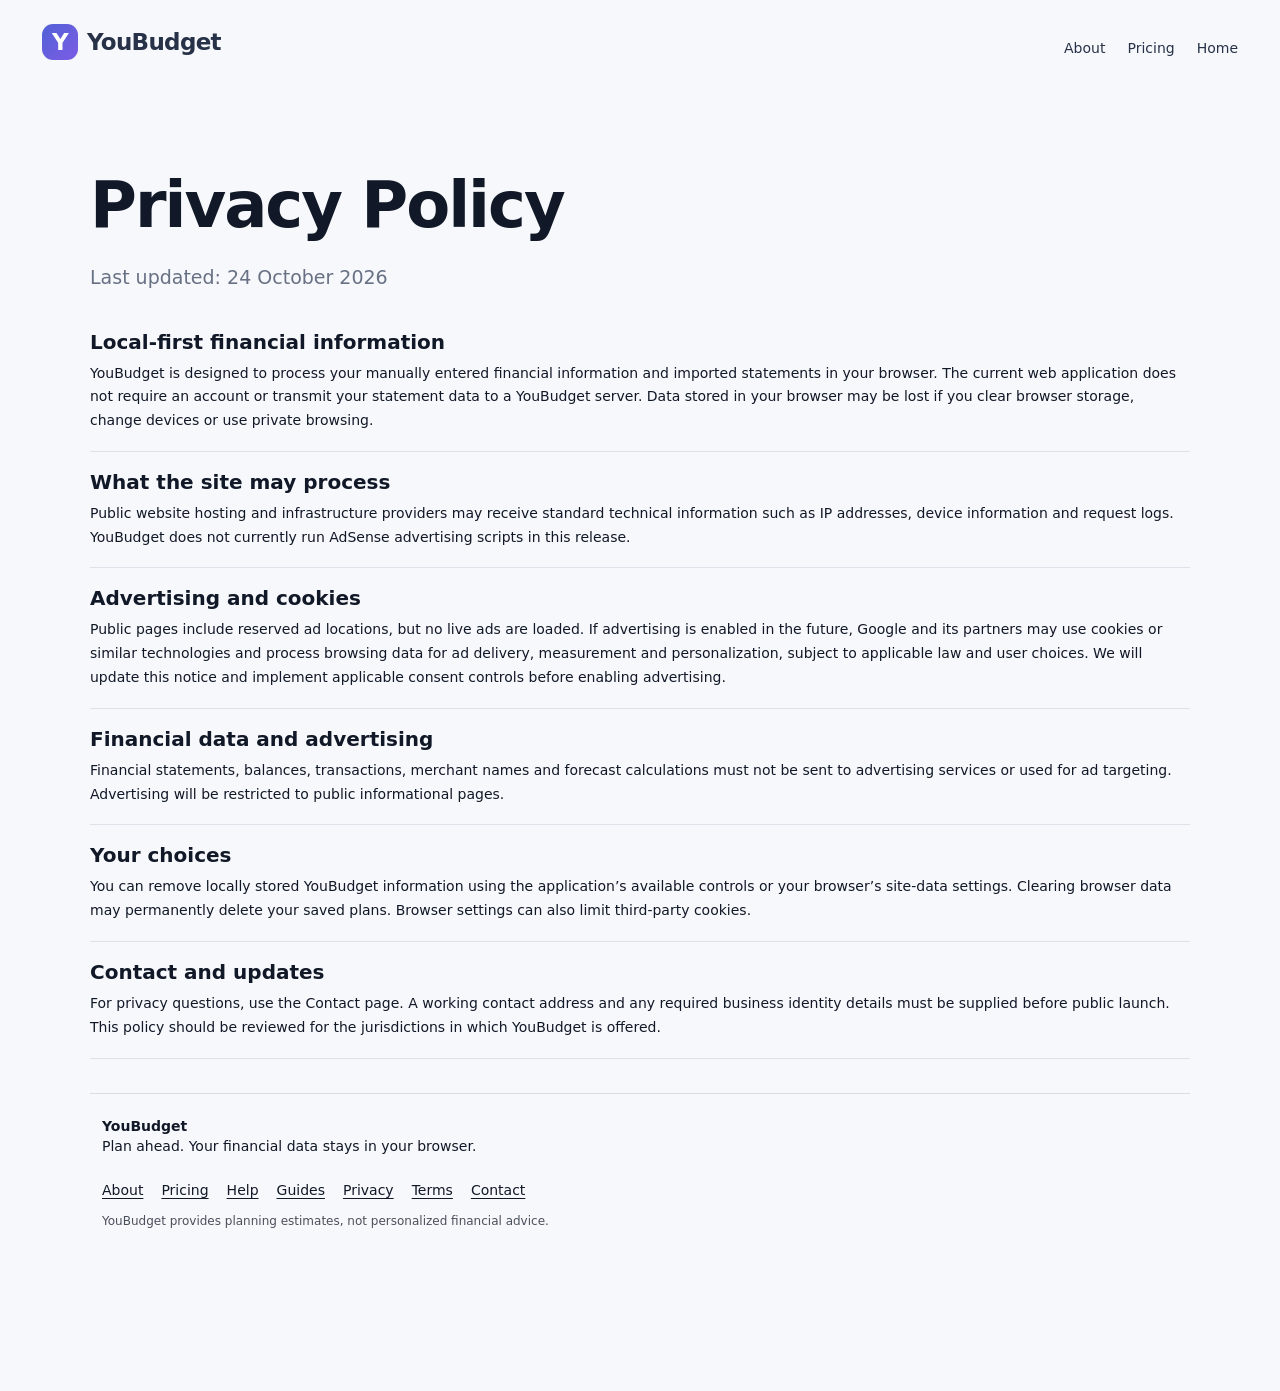
<file: privacy.html>
<!DOCTYPE html>
<html lang="en"><head><meta charset="utf-8"/><meta content="width=device-width,initial-scale=1" name="viewport"/><title>Privacy Policy | YouBudget</title><meta content="YouBudget public information and support" name="description"/><link href="styles.css" rel="stylesheet"/></head><body class="marketing-body"><div class="marketing-shell"><header class="marketing-nav"><a class="yb-logo" href="index.html"><span>Y</span>YouBudget</a><nav><a href="about.html">About</a><a href="pricing.html">Pricing</a><a href="index.html">Home</a></nav></header><main class="marketing-page standalone info-page"><h1>Privacy Policy</h1><p class="marketing-lead">Last updated: 24 October 2026</p><section class="info-section"><h2>Local-first financial information</h2><p>YouBudget is designed to process your manually entered financial information and imported statements in your browser. The current web application does not require an account or transmit your statement data to a YouBudget server. Data stored in your browser may be lost if you clear browser storage, change devices or use private browsing.</p></section><section class="info-section"><h2>What the site may process</h2><p>Public website hosting and infrastructure providers may receive standard technical information such as IP addresses, device information and request logs. YouBudget does not currently run AdSense advertising scripts in this release.</p></section><section class="info-section"><h2>Advertising and cookies</h2><p>Public pages include reserved ad locations, but no live ads are loaded. If advertising is enabled in the future, Google and its partners may use cookies or similar technologies and process browsing data for ad delivery, measurement and personalization, subject to applicable law and user choices. We will update this notice and implement applicable consent controls before enabling advertising.</p></section><section class="info-section"><h2>Financial data and advertising</h2><p>Financial statements, balances, transactions, merchant names and forecast calculations must not be sent to advertising services or used for ad targeting. Advertising will be restricted to public informational pages.</p></section><section class="info-section"><h2>Your choices</h2><p>You can remove locally stored YouBudget information using the application’s available controls or your browser’s site-data settings. Clearing browser data may permanently delete your saved plans. Browser settings can also limit third-party cookies.</p></section><section class="info-section"><h2>Contact and updates</h2><p>For privacy questions, use the Contact page. A working contact address and any required business identity details must be supplied before public launch. This policy should be reviewed for the jurisdictions in which YouBudget is offered.</p></section><footer class="public-footer"><div><strong>YouBudget</strong><p>Plan ahead. Your financial data stays in your browser.</p></div><nav aria-label="Information and policies"><a href="about.html">About</a><a href="pricing.html">Pricing</a><a href="help.html">Help</a><a href="guides.html">Guides</a><a href="privacy.html">Privacy</a><a href="terms.html">Terms</a><a href="contact.html">Contact</a></nav><p class="footer-note">YouBudget provides planning estimates, not personalized financial advice.</p></footer></main></div></body></html>
</file>
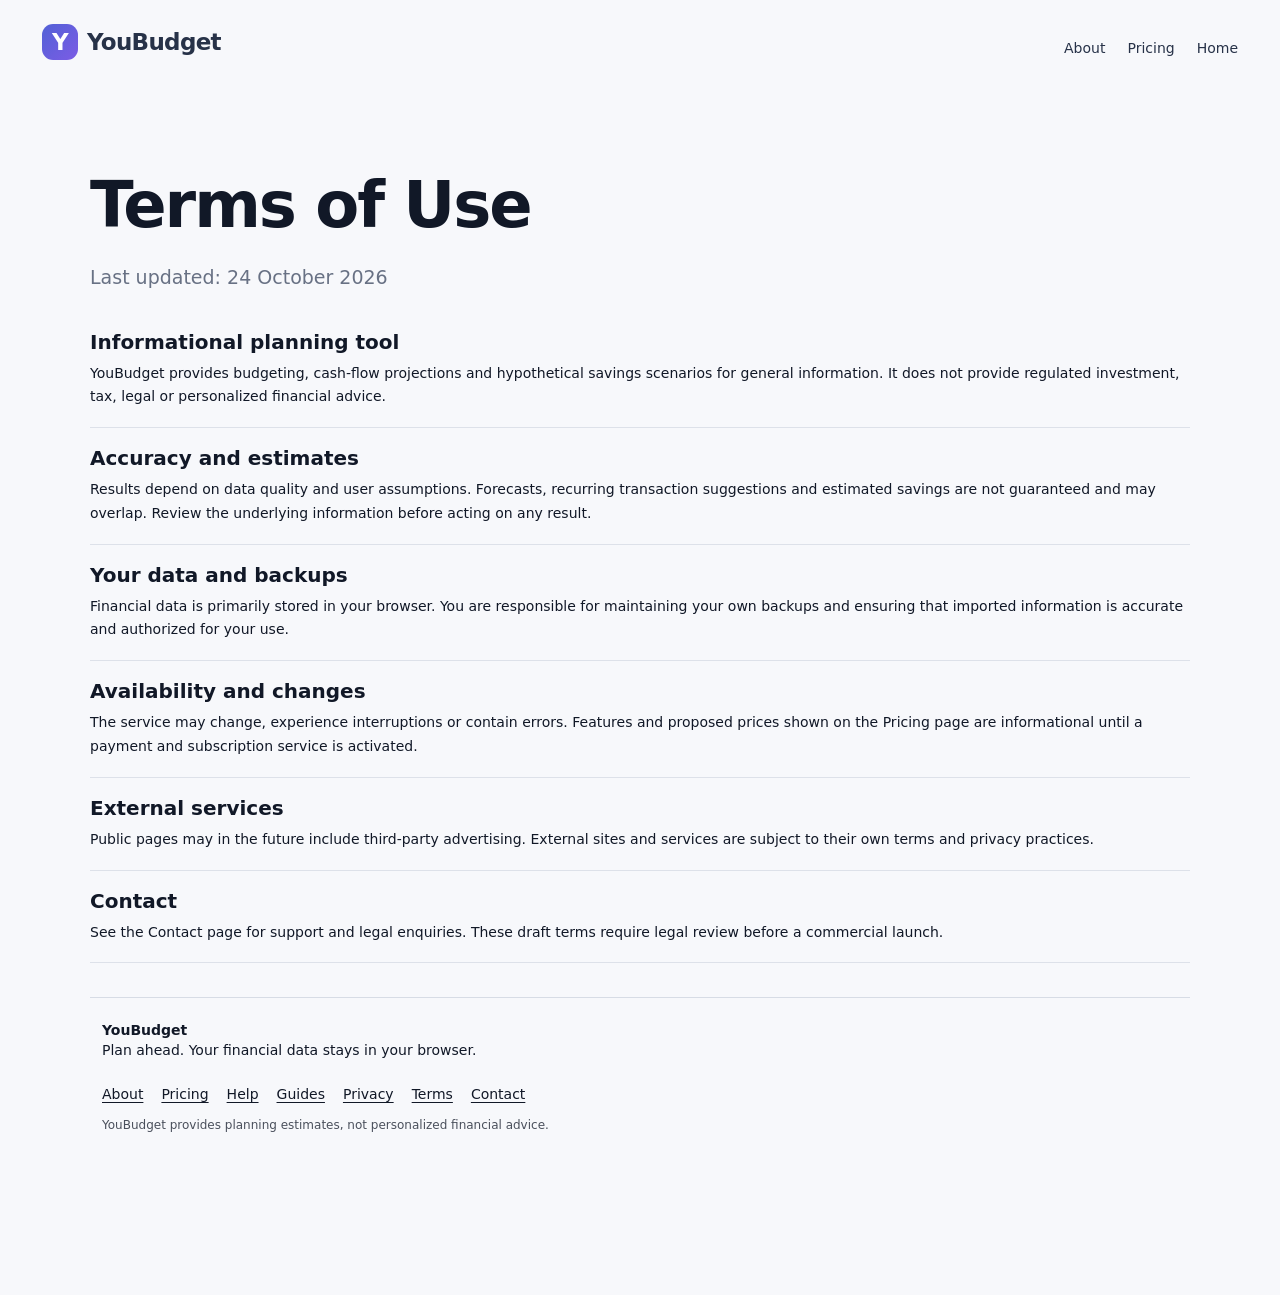
<file: terms.html>
<!DOCTYPE html>
<html lang="en"><head><meta charset="utf-8"/><meta content="width=device-width,initial-scale=1" name="viewport"/><title>Terms of Use | YouBudget</title><meta content="YouBudget public information and support" name="description"/><link href="styles.css" rel="stylesheet"/></head><body class="marketing-body"><div class="marketing-shell"><header class="marketing-nav"><a class="yb-logo" href="index.html"><span>Y</span>YouBudget</a><nav><a href="about.html">About</a><a href="pricing.html">Pricing</a><a href="index.html">Home</a></nav></header><main class="marketing-page standalone info-page"><h1>Terms of Use</h1><p class="marketing-lead">Last updated: 24 October 2026</p><section class="info-section"><h2>Informational planning tool</h2><p>YouBudget provides budgeting, cash-flow projections and hypothetical savings scenarios for general information. It does not provide regulated investment, tax, legal or personalized financial advice.</p></section><section class="info-section"><h2>Accuracy and estimates</h2><p>Results depend on data quality and user assumptions. Forecasts, recurring transaction suggestions and estimated savings are not guaranteed and may overlap. Review the underlying information before acting on any result.</p></section><section class="info-section"><h2>Your data and backups</h2><p>Financial data is primarily stored in your browser. You are responsible for maintaining your own backups and ensuring that imported information is accurate and authorized for your use.</p></section><section class="info-section"><h2>Availability and changes</h2><p>The service may change, experience interruptions or contain errors. Features and proposed prices shown on the Pricing page are informational until a payment and subscription service is activated.</p></section><section class="info-section"><h2>External services</h2><p>Public pages may in the future include third-party advertising. External sites and services are subject to their own terms and privacy practices.</p></section><section class="info-section"><h2>Contact</h2><p>See the Contact page for support and legal enquiries. These draft terms require legal review before a commercial launch.</p></section><footer class="public-footer"><div><strong>YouBudget</strong><p>Plan ahead. Your financial data stays in your browser.</p></div><nav aria-label="Information and policies"><a href="about.html">About</a><a href="pricing.html">Pricing</a><a href="help.html">Help</a><a href="guides.html">Guides</a><a href="privacy.html">Privacy</a><a href="terms.html">Terms</a><a href="contact.html">Contact</a></nav><p class="footer-note">YouBudget provides planning estimates, not personalized financial advice.</p></footer></main></div></body></html>
</file>
<file: styles.css>
*{box-sizing:border-box}body{margin:0;font:14px Inter,system-ui,Segoe UI,sans-serif;background:#f5f7fb;color:#172033}aside{position:fixed;width:220px;height:100vh;background:#111827;color:white;padding:28px 18px;display:flex;flex-direction:column}.brand{font-size:23px;font-weight:800}.tag{color:#93a4bf;font-size:12px;margin:4px 0 28px}nav{display:grid;gap:7px}nav button{border:0;background:none;color:#b9c3d4;text-align:left;padding:11px 12px;border-radius:8px;font:inherit;cursor:pointer}nav button.active,nav button:hover{background:#253047;color:white}.privacy{margin-top:auto;color:#8290a6;font-size:11px;line-height:1.5}main{margin-left:220px;padding:30px 38px;max-width:1500px}header{display:flex;justify-content:space-between;align-items:center;margin-bottom:24px}h1{margin:0;font-size:28px}header p{margin:5px 0;color:#728096}.mode{display:flex;align-items:center;gap:10px}.mode span{font-size:12px;color:#728096}select,input,button{border:1px solid #d9dfeb;border-radius:8px;padding:9px 11px;background:white}button{cursor:pointer}.primary{background:#2856d8;color:white;border-color:#2856d8}.danger{color:#b42318}.page{display:none}.page.active{display:block}.kpis{display:grid;grid-template-columns:repeat(4,1fr);gap:15px}.card,.panel,.hero{background:white;border:1px solid #e4e8f0;border-radius:13px;padding:18px;box-shadow:0 1px 2px #16213e0a}.card small{display:block;color:#718096}.card b{font-size:25px;display:block;margin:8px 0}.card em{font-style:normal;color:#9aa5b5;font-size:11px}.grid{display:grid;grid-template-columns:1fr 1fr;gap:15px;margin-top:15px}.wide{grid-column:span 2}.panel h2,.hero h2{font-size:16px;margin:0 0 12px}.panelhead{display:flex;justify-content:space-between}.panelhead span{font-size:11px;color:#7d899b}.alert{background:#fff8e7;border:1px solid #f2d58a;border-radius:10px;padding:12px 15px;margin-bottom:14px}.alert strong{color:#8b5a00}.row{display:flex;align-items:center;justify-content:space-between;border-top:1px solid #eef1f5;padding:10px 0}.muted{color:#7d899b;font-size:12px}.amount.out{color:#b42318}.amount.in{color:#087a55}.barrow{display:grid;grid-template-columns:120px 1fr 80px;gap:10px;align-items:center;margin:9px 0}.bar{height:8px;background:#edf0f5;border-radius:8px;overflow:hidden}.bar i{display:block;height:100%;background:#345fdb;border-radius:8px}.chart{height:210px;display:flex;align-items:flex-end;gap:20px;padding:25px 10px 5px}.monthbar{flex:1;text-align:center;color:#718096;font-size:11px}.bars{height:160px;display:flex;align-items:flex-end;justify-content:center;gap:4px}.bars i{width:12px;min-height:2px;border-radius:3px 3px 0 0;background:#2e5bd5}.bars i.out{background:#cbd3e2}.drop{display:block;border:2px dashed #cbd4e2;border-radius:12px;padding:35px;text-align:center;margin:18px 0;color:#6d7b91}.drop input{display:none}.steps{display:flex;gap:8px;flex-wrap:wrap}.steps span{background:#f1f4f9;padding:7px 10px;border-radius:20px;font-size:12px}.toolbar{display:flex;gap:10px;align-items:center;margin-bottom:14px}.toolbar h2{margin:0 auto}.tablewrap{overflow:auto}table{width:100%;border-collapse:collapse}th,td{text-align:left;padding:10px;border-bottom:1px solid #edf0f4;white-space:nowrap}th{font-size:11px;color:#778399;text-transform:uppercase}.num{text-align:right}.calendar{display:grid;grid-template-columns:repeat(7,1fr);background:white;border:1px solid #e1e6ef;border-radius:12px;overflow:hidden}.day{min-height:120px;padding:8px;border-right:1px solid #edf0f4;border-bottom:1px solid #edf0f4}.day.head{min-height:auto;background:#f7f9fc;color:#718096;font-size:11px}.day.dim{background:#fafbfc;color:#b6bfcc}.event{font-size:11px;padding:5px;margin-top:5px;border-radius:5px;background:#eef3ff}.event.out{background:#fff0ed}.event b{display:block}form{display:flex;gap:8px;flex-wrap:wrap}#flowForm{min-width:330px;display:grid}dialog{border:0;border-radius:14px;box-shadow:0 20px 60px #0003}#alerts:empty{display:none}@media(max-width:900px){aside{position:static;width:auto;height:auto}nav{display:flex;overflow:auto}.privacy{display:none}main{margin:0;padding:20px}.kpis{grid-template-columns:1fr 1fr}.grid{grid-template-columns:1fr}.wide{grid-column:auto}}.advancedOnly.hidden{display:none!important}#monthlyForm,#mapForm{display:grid;gap:10px}.toolbar label{color:#687481}.toolbar label input{display:block;margin-top:4px}.pill{display:inline-block;padding:3px 7px;border-radius:12px;background:#edf1f5;font-size:11px}.pill.oneoff{background:#fff0d8;color:#805100}.pill.transfer{background:#e8efff;color:#244eaa}.projection{height:180px;display:flex;align-items:flex-end;gap:2px}.projection i{flex:1;background:#8ca5e3;min-width:2px}.projection i.breach{background:#d98b93}
.budget-compare{display:grid;grid-template-columns:1fr 1fr;gap:15px;margin-bottom:15px}.summary-panel h2{margin-bottom:0}.summary-grid{display:grid;grid-template-columns:1fr 1fr;gap:0 22px;margin-top:12px}.summary-grid>div{padding:11px 0;border-top:1px solid #edf0f4}.summary-grid small{display:block;color:#718096;margin-bottom:5px}.summary-grid b{font-size:20px}.summary-grid .total{grid-column:span 2;border-top:2px solid #dfe5ef;margin-top:3px;padding-top:14px}.summary-grid .total b{font-size:24px}.compact-kpis{grid-template-columns:minmax(220px,1fr);max-width:360px;margin-bottom:15px}@media(max-width:900px){.budget-compare{grid-template-columns:1fr}.summary-grid{grid-template-columns:1fr}.summary-grid .total{grid-column:auto}}

.import-actions{display:flex;align-items:center;gap:10px}.small{padding:6px 9px;font-size:11px}
/* YouBudget v3.3 dashboard */
.dashboard-top{display:grid;grid-template-columns:1fr 1fr;gap:15px;margin-bottom:15px}.balance-panel{display:grid;gap:12px;align-content:start}.balance-panel label{color:#687481;font-size:12px}.balance-panel input{display:block;width:min(260px,100%);margin-top:5px;font-size:18px;font-weight:700}.balance-panel #cashWarning{margin-top:4px}.flow7-table{width:100%}.flow7-table td,.flow7-table th{padding:8px 6px}.flow7-table td:last-child,.flow7-table th:last-child{text-align:right}.chart-svg{height:235px;padding:0;display:block;position:relative}.chart-svg svg{width:100%;height:100%;overflow:visible}.chart-subhead{margin-top:24px;padding-top:18px;border-top:1px solid #edf0f4}.gridline{stroke:#e5e7eb;stroke-width:1}.axis-label{fill:#8994a5;font-size:10px}.month-label{fill:#718096;font-size:11px}.bar-in{fill:#2e5bd5}.bar-out{fill:#cbd3e2}.bar-pos{fill:#169b62}.bar-neg{fill:#d64545}.chart-tip{position:fixed;pointer-events:none;background:#172033;color:#fff;padding:6px 8px;border-radius:6px;font-size:12px;z-index:9999;display:none;box-shadow:0 4px 14px #0003}@media(max-width:900px){.dashboard-top{grid-template-columns:1fr}}

/* YouBudget v4 product layer */
.landing{position:fixed;inset:0;z-index:100;background:#f7f8fb;color:#111827;overflow:auto;padding:28px 6vw 50px}.landing.hidden{display:none}
.landing-nav{display:flex;justify-content:space-between;align-items:center;max-width:1180px;margin:auto}.yb-logo{font-size:24px;font-weight:850;letter-spacing:-.7px;display:flex;gap:9px;align-items:center}.yb-logo span{display:grid;place-items:center;width:34px;height:34px;border-radius:11px;background:#111827;color:white}.landing-actions,.hero-cta{display:flex;gap:12px}.ghost{background:white;border:1px solid #d8dce5;color:#1f2937}.big{padding:13px 20px;font-size:15px}
.landing-hero{max-width:1180px;margin:78px auto 70px;display:grid;grid-template-columns:1.05fr .95fr;gap:70px;align-items:center}.eyebrow{font-size:12px;font-weight:800;letter-spacing:1.6px;color:#5261d6;margin-bottom:18px}.hero-copy h1{font-size:58px;line-height:1.02;letter-spacing:-2.8px;margin:0 0 22px}.hero-copy h1 em{font-style:normal;color:#5261d6}.hero-copy>p{font-size:19px;line-height:1.65;color:#5f6673;max-width:650px}.hero-cta{margin:30px 0 20px}.trust{font-size:12px;color:#6b7280}
.forecast-card{background:#111827;color:white;border-radius:26px;padding:28px;box-shadow:0 28px 70px #11182724}.fc-head{display:flex;justify-content:space-between;align-items:center}.fc-head span{font-size:10px;letter-spacing:1.4px;color:#9ca3af}.fc-balance{margin-top:28px}.fc-balance small{display:block;color:#9ca3af}.fc-balance strong{font-size:42px}.mini-line{height:135px;color:#7c8cff}.mini-line svg{width:100%;height:100%}.fc-stats{display:grid;grid-template-columns:repeat(3,1fr);gap:12px;border-top:1px solid #ffffff17;padding-top:20px}.fc-stats small{display:block;color:#9ca3af;font-size:10px}.fc-stats b{font-size:14px}.fc-stats .ok{color:#6ee7a0}
.feature-strip{max-width:1180px;margin:auto;display:grid;grid-template-columns:repeat(5,1fr);gap:14px}.feature-strip>div{background:white;border:1px solid #e7e9ef;border-radius:16px;padding:20px}.feature-strip span{font-size:11px;color:#8b93a3}.feature-strip b{display:block;margin:10px 0 7px}.feature-strip p{font-size:12px;line-height:1.5;color:#697180;margin:0}
.forecast-ribbon{display:grid;grid-template-columns:repeat(4,1fr);gap:10px;margin:14px 0}.forecast-ribbon>div{background:#fff;border:1px solid #e7e9ef;border-radius:12px;padding:12px 14px}.forecast-ribbon small{display:block;color:#737b89}.forecast-ribbon b{display:block;margin-top:4px;font-size:17px}
.forecast-grid{display:grid;grid-template-columns:2fr 1fr;gap:16px}.forecast-chart svg{width:100%;height:300px;overflow:visible}.forecast-line{fill:none;stroke:#5365d8;stroke-width:3}.buffer-line{stroke:#e0a22c;stroke-width:1.5;stroke-dasharray:6 5}.scenario-line{fill:none;stroke:#8b5cf6;stroke-width:2.5;stroke-dasharray:5 4}.forecast-fill{fill:#5365d810}.danger-dot{fill:#dc4c4c}.horizon{display:flex;gap:5px}.horizon button.active{background:#111827;color:white}.stack{display:grid;gap:9px}.two{display:grid;grid-template-columns:1fr 1fr;gap:8px}.match{display:grid;grid-template-columns:110px 1fr 1fr 100px;gap:12px;padding:10px 0;border-bottom:1px solid #eee;align-items:center}.confidence{font-size:11px;padding:3px 7px;border-radius:99px;background:#edf7ef;color:#24723a;width:max-content}.suggestion{padding:11px 0;border-bottom:1px solid #eee}.suggestion .actions{display:flex;gap:6px;margin-top:8px}
@media(max-width:900px){.landing-hero{grid-template-columns:1fr;margin-top:45px}.hero-copy h1{font-size:44px}.feature-strip{grid-template-columns:1fr 1fr}.forecast-grid{grid-template-columns:1fr}.forecast-ribbon{grid-template-columns:1fr 1fr}}

.brand-home{display:block;width:auto;padding:0;border:0;background:transparent;color:inherit;font:inherit;text-align:left;cursor:pointer}.brand-home:hover{opacity:.72}

/* YouBudget v4.1 — unified blue / purple / green visual system */
:root{--yb-ink:#111827;--yb-blue:#5261d6;--yb-purple:#7c5ce5;--yb-green:#20a66a;--yb-green-soft:#eaf8f1;--yb-blue-soft:#eef1ff;--yb-purple-soft:#f3efff;--yb-line:#e7e9ef;--yb-muted:#697180;--yb-bg:#f7f8fb}
body{font-family:Inter,ui-sans-serif,system-ui,-apple-system,"Segoe UI",sans-serif;background:var(--yb-bg);color:var(--yb-ink)}
aside{background:#111827;padding:27px 18px;border-right:1px solid #ffffff0c}
.app-logo{display:flex!important;align-items:center;gap:9px!important;color:white!important;font-size:23px!important;font-weight:850!important;letter-spacing:-.7px!important;margin-bottom:2px}
.app-logo span{display:grid;place-items:center;width:34px;height:34px;border-radius:11px;background:linear-gradient(145deg,var(--yb-blue),var(--yb-purple));color:#fff;font-size:19px;box-shadow:0 7px 18px #5261d63b}
.app-logo strong{font:inherit}
.tag{color:#a9b3c5;margin-left:43px;margin-top:-1px}
nav{margin-top:12px}
nav button{border-radius:10px;color:#bfc7d5;padding:11px 12px}
nav button.active{background:linear-gradient(90deg,#5261d628,#7c5ce51c);color:#fff;box-shadow:inset 3px 0 0 var(--yb-green)}
nav button:hover{background:#ffffff0b;color:white}
main{padding:34px 40px}
header h1{letter-spacing:-.7px;font-weight:800}
.panel,.card,.hero{border:1px solid var(--yb-line);border-radius:16px;box-shadow:0 5px 18px #11182708}
.panel h2,.hero h2{letter-spacing:-.15px}
.primary{background:linear-gradient(135deg,var(--yb-blue),#6473e7);border-color:transparent;box-shadow:0 5px 13px #5261d626}
.primary:hover{filter:brightness(.97);transform:translateY(-1px)}
button,select,input{transition:.18s ease}
input:focus,select:focus{outline:3px solid #5261d619;border-color:#7d89e6}
.amount.in,.ok{color:var(--yb-green)!important}.amount.out{color:#c84343}
.alert{background:#fff9e9;border-color:#efda9d}
.forecast-ribbon>div{border-radius:15px;position:relative;overflow:hidden}
.forecast-ribbon>div:before{content:"";position:absolute;left:0;top:0;bottom:0;width:3px;background:var(--yb-blue)}
.forecast-ribbon>div:nth-child(2):before{background:var(--yb-purple)}
.forecast-ribbon>div:nth-child(3):before{background:var(--yb-green)}
.forecast-ribbon>div:nth-child(4):before{background:#8a94a6}
.summary-grid .total{background:linear-gradient(135deg,var(--yb-blue-soft),var(--yb-green-soft));border-radius:12px;padding:10px}
.bar-in{fill:var(--yb-blue)}.bar-out{fill:var(--yb-purple)}.bar-pos{fill:var(--yb-green)}.bar-neg{fill:#d95555}
.forecast-line{stroke:var(--yb-blue)}.scenario-line{stroke:var(--yb-purple)}.buffer-line{stroke:var(--yb-green)}
.confidence{background:var(--yb-green-soft);color:#147247}
.steps span,.pill{border-radius:999px}
.event.in{border-left-color:var(--yb-green)!important;background:var(--yb-green-soft)!important}.event.out{border-left-color:var(--yb-purple)!important}
.drop{border-color:#cfd5f2;background:linear-gradient(135deg,#f8f9ff,#f7fffb)}
.flow7-table tbody tr:hover,tbody tr:hover{background:#fafbff}
.landing{background:radial-gradient(circle at 85% 15%,#eaf8f1 0,transparent 24%),radial-gradient(circle at 18% 8%,#eef1ff 0,transparent 28%),#f7f8fb}
.landing .yb-logo span{background:linear-gradient(145deg,var(--yb-blue),var(--yb-purple));box-shadow:0 8px 20px #5261d62d}
.landing .primary{background:linear-gradient(135deg,var(--yb-blue),var(--yb-purple))}
.forecast-card{background:linear-gradient(145deg,#111827,#17233a);border:1px solid #ffffff12}
.mini-line{color:#70d3a4}.fc-stats .ok{color:#70d3a4!important}
.feature-strip>div{transition:.2s ease;border-color:var(--yb-line)}.feature-strip>div:hover{transform:translateY(-3px);box-shadow:0 12px 28px #1118270d;border-color:#d9def4}
.feature-strip>div:nth-child(3){background:linear-gradient(145deg,#fff,var(--yb-green-soft))}
.feature-strip>div:nth-child(4){background:linear-gradient(145deg,#fff,var(--yb-purple-soft))}
.privacy{color:#8f9caf}
@media(max-width:700px){main{padding:24px 18px}.tag{margin-left:0}.app-logo{margin-bottom:10px}}

.tag{font-size:10.5px!important;white-space:nowrap;letter-spacing:-.05px}
.plan-actions{display:flex;gap:6px;justify-content:flex-end}.edit-flow{color:var(--yb-blue);background:var(--yb-blue-soft);border-color:#dce1ff}
.setting-row{display:flex;align-items:center;justify-content:space-between;gap:20px;padding:10px 0}.setting-row span{display:grid;gap:3px}.setting-row small{color:var(--yb-muted);font-weight:400}.setting-row select{min-width:250px}
.range-tabs{display:flex;justify-content:flex-end;gap:5px;margin:4px 0 10px}.range-tabs button.active{background:#5261d6;color:white}.forecast-ticks{display:flex;justify-content:space-between;padding:0 12px 0 60px;color:#7d899b;font-size:11px;margin-top:-10px;margin-bottom:10px}#insightTrends table,#merchantInsights table{width:100%;border-collapse:collapse}#insightTrends th,#merchantInsights th{text-align:left}#insightTrends td,#merchantInsights td,#insightTrends th,#merchantInsights th{padding:10px;border-bottom:1px solid #e7e9ef}#multiplierPanel .toolbar{flex-wrap:wrap}

/* v4.4 landing and marketing */
.landing{padding-bottom:22px}.landing-hero{margin-top:38px;margin-bottom:30px}.feature-strip>div{padding:15px 17px}.feature-strip b{margin:0 0 7px}.landing-actions{flex-wrap:wrap}.landing-actions button{white-space:nowrap}.marketing-page{max-width:1180px;margin:34px auto 50px}.marketing-page[hidden]{display:none}.marketing-page h1{font-size:clamp(38px,5vw,66px);line-height:1.08;letter-spacing:-2px;margin:22px 0}.marketing-page h1 em{font-style:normal;color:#5261d6}.marketing-lead{font-size:19px;line-height:1.6;color:#687184;max-width:780px}.marketing-top{display:flex;gap:25px;align-items:center}.marketing-cards,.pricing-cards{display:grid;grid-template-columns:repeat(2,minmax(0,1fr));gap:18px;margin:35px 0}.marketing-cards article,.pricing-cards article,.marketing-features article{background:#fff;border:1px solid #e5e9f1;border-radius:20px;padding:28px;box-shadow:0 7px 25px #11182708}.marketing-features{display:grid;grid-template-columns:repeat(3,minmax(0,1fr));gap:16px;margin:22px 0}.marketing-page article p{color:#697180;line-height:1.6}.price{font-size:52px;font-weight:850;margin:18px 0}.price small{font-size:17px;color:#687184;font-weight:400}.featured-price{border-color:#a5e5c6!important;background:linear-gradient(135deg,#fff,#f0fcf5)!important}.marketing-bottom{margin:35px 0}.category-chip{display:inline-flex;align-items:center;gap:7px;border:1px solid #dfe4ee;border-radius:20px;padding:4px 6px 4px 12px;margin:4px;background:#fff}.category-chip button{border:0;background:#f5f6fa;padding:2px 7px;border-radius:100%;color:#b42318}.insight-disclaimer{font-size:12px;color:#788292;margin:22px 0 8px}@media(max-width:750px){.marketing-cards,.pricing-cards,.marketing-features{grid-template-columns:1fr}.landing-hero{margin-top:25px}.landing-actions{gap:5px}.landing-actions button{padding:7px}}

/* v4.5 separate marketing pages */
.landing-actions .marketing-link,.marketing-link{display:inline-flex;align-items:center;justify-content:center;text-decoration:none;padding:10px 13px;border-radius:10px;font:inherit}.landing-actions .marketing-link{border:1px solid #d9dfeb;color:#24334b;background:#fff}.landing-actions .share-cta{background:linear-gradient(135deg,#18a66a,#11845b)!important;color:#fff!important;border:1px solid #11845b!important;box-shadow:0 5px 15px #18a66a30;font-weight:750}.landing-actions .share-cta:hover{filter:brightness(.93)}
.marketing-body{background:#f7f8fb}.marketing-shell{max-width:1320px;margin:auto;padding:24px 42px}.marketing-nav{display:flex;justify-content:space-between;align-items:center}.marketing-nav nav{display:flex;gap:22px;align-items:center}.marketing-nav a{text-decoration:none;color:#273248}.marketing-nav .yb-logo{display:flex;gap:9px;align-items:center;font-size:23px;font-weight:850;letter-spacing:-.7px}.marketing-nav .yb-logo span{display:grid;place-items:center;background:linear-gradient(135deg,#5261d6,#7c5ce5);color:#fff;width:36px;height:36px;border-radius:11px}.marketing-page.standalone{max-width:1180px;margin:55px auto 65px}.feature-stories{display:grid;gap:28px;margin-top:28px}.feature-story{display:grid;grid-template-columns:1fr 1fr;gap:50px;align-items:center;min-height:280px;padding:30px 12px}.feature-story:nth-child(even) .story-copy{order:2}.feature-story:nth-child(even) .screen-preview{order:1}.story-copy h2{font-size:32px;letter-spacing:-.7px;margin:10px 0}.story-copy p{font-size:17px;line-height:1.65;color:#697180}.section-title{font-size:34px;margin:58px 0 8px}.screen-preview{background:white;border:1px solid #e1e5ee;border-radius:17px;box-shadow:0 18px 50px #16213e14;overflow:hidden;min-height:210px}.screen-bar{display:flex;align-items:center;gap:6px;background:#f1f3fa;padding:11px 14px;color:#697180;font-size:11px}.screen-bar i{width:7px;height:7px;background:#c7cde0;border-radius:50%}.screen-bar span{margin-left:10px}.screen-inner{padding:24px}.mock-kpis{display:flex;gap:14px}.mock-kpis span{background:#f5f7fc;border-radius:10px;padding:13px;flex:1;font-size:11px;color:#7a8599}.mock-kpis b{display:block;color:#1b2942;font-size:21px;margin-top:5px}.mock-bars{height:90px;display:flex;align-items:end;gap:12px;margin-top:20px}.mock-bars i{flex:1;background:linear-gradient(#6673e4,#9a85e9);border-radius:5px 5px 0 0}.mock-rows{display:grid;gap:10px}.mock-rows span{display:flex;justify-content:space-between;padding:12px;background:#f6f8fc;border-radius:8px;font-size:12px}.mock-rows small{color:#16a06a}.marketing-link.primary{color:#fff;background:#5261d6}.marketing-link.ghost{color:#273248;border:1px solid #d9dfeb;background:white}@media(max-width:760px){.marketing-shell{padding:20px}.marketing-nav{gap:16px;flex-wrap:wrap}.feature-story{grid-template-columns:1fr;gap:16px;padding:15px 0}.feature-story:nth-child(even) .story-copy,.feature-story:nth-child(even) .screen-preview{order:initial}.marketing-page.standalone{margin-top:32px}}

.share-marketing{padding:11px 17px;border:0;border-radius:11px;background:linear-gradient(135deg,#18a66a,#11845b);color:white;box-shadow:0 5px 15px #18a66a30;font-weight:750;cursor:pointer}.bottom-home{display:inline-flex;margin-top:20px;text-decoration:none;color:#5261d6;font-weight:700;padding:13px 22px;border:1px solid #dce1f4;border-radius:12px;background:white}.marketing-bottom{text-align:center;margin-top:44px}

/* v4.7 first-visit locale chooser */
.locale-welcome{position:fixed;inset:0;z-index:99999;background:rgba(19,28,53,.65);display:grid;place-items:center;padding:20px}
.locale-welcome.hidden{display:none!important}
.locale-modal{background:#fff;color:#202b43;border-radius:22px;padding:30px;width:min(100%,470px);box-shadow:0 25px 80px #0004;display:grid;gap:16px}
.locale-modal h2{margin:0;font-size:26px}.locale-modal p{margin:0;color:#65718a}
.locale-modal label,.locale-settings label{display:grid;gap:7px;font-size:14px;font-weight:600}
.locale-modal select,.locale-settings select{width:100%;padding:11px;border:1px solid #cbd2e2;border-radius:9px;background:white}
.locale-modal .locale-check,.locale-settings label:has(input[type=checkbox]){display:flex;align-items:center;gap:9px}
.locale-modal button{padding:13px}.locale-modal small{color:#69758a}
.locale-settings{display:grid;gap:12px;margin-bottom:20px;padding:16px;border:1px solid #dce2ee;border-radius:12px}
.locale-settings h2,.locale-settings p{margin:0}
html[dir=rtl] .locale-modal{text-align:right}
/* v4.9 optional insight-based saving scenarios */
.yb49-preset{gap:16px;align-items:center;border-bottom:1px solid var(--line,#e4e8f0);padding:12px 0}
.yb49-preset label{display:flex;align-items:center;gap:8px;white-space:nowrap;font-size:13px}
#deficitSuggestions .suggestion{margin:10px 0;padding:12px;border-radius:10px;background:rgba(94,124,201,.06)}
#deficitSuggestions button{margin-left:6px}
@media(max-width:650px){.yb49-preset{flex-wrap:wrap}.yb49-preset label{white-space:normal}}

.estimate-disclaimer{margin:18px 0 0;padding:14px 16px;border:1px solid #d6dce8;border-left:4px solid #7c8ba7;border-radius:10px;background:rgba(126,139,168,.07);font-size:13px;line-height:1.6}.estimate-disclaimer strong{display:block;margin-bottom:6px;font-size:14px}.estimate-disclaimer p{margin:0}

/* v4.10 public pages and reserved advertising */
.public-footer{margin:34px auto 12px;padding:24px 12px;border-top:1px solid rgba(135,149,172,.28);display:grid;gap:12px;max-width:1120px;color:inherit}
.public-footer nav{display:flex;gap:12px 18px;flex-wrap:wrap}.public-footer a{color:inherit;text-decoration:underline;text-underline-offset:3px}
.public-footer p{margin:4px 0}.footer-note{font-size:12px;opacity:.75}
.public-ad-area{max-width:1120px;margin:25px auto 10px;padding:0 12px}.public-ad-placeholder{min-height:100px;border:1px dashed #a7b3c7;border-radius:12px;display:flex;flex-direction:column;align-items:center;justify-content:center;gap:5px;opacity:.7;text-align:center;padding:12px}
.public-ad-placeholder span{font-size:11px;text-transform:uppercase;letter-spacing:.13em}.public-ad-placeholder p{margin:0;font-size:12px}
.info-page{max-width:960px;margin:0 auto}.info-section{padding:18px 0;border-bottom:1px solid rgba(135,149,172,.23)}.info-section h2{font-size:20px;margin:0 0 8px}.info-section p{line-height:1.7;margin:0}
.yb411-warning{margin:10px 0 14px;padding:11px 14px;border:1px solid #e0b66b;border-left:4px solid #ba842a;border-radius:8px;background:rgba(210,156,67,.09);font-size:13px;line-height:1.5}

.yb412-legend{font-size:12px;color:#738098;margin:8px 0 12px}.chart-svg rect[data-tip]{cursor:help}#yb412ForecastCategories{margin-top:12px;font-size:13px}#yb412ForecastCategories label{display:flex;gap:8px;align-items:center}

/* v4.14: consistent caution styling */
.yb411-warning{border-color:#e6a2a8;border-left-color:#c54855;background:rgba(197,72,85,.08);color:#a52f3b}
.projection-caveat{font-size:12px;color:#a52f3b;line-height:1.5;margin:10px 0 2px}

/* v4.15: put forecast dates immediately below the chart and disclaimer last */
#forecastChart{margin-bottom:0}#forecastTicks{margin-top:0!important;margin-bottom:8px!important;padding-top:0!important;align-items:flex-start}#forecastChart svg{display:block} .forecast-caveat{color:#68778b!important;margin:14px 0 0!important;font-weight:400} 
/* Basic edition is a cash-flow-plan-only experience. */
body.yb-basic-only #recent,body.yb-basic-only #cats{display:none!important}
body.yb-basic-only #recent~*,body.yb-basic-only #cats~*{display:none!important}
body.yb-basic-only .yb415-transactions-only{display:none!important}
</file>
